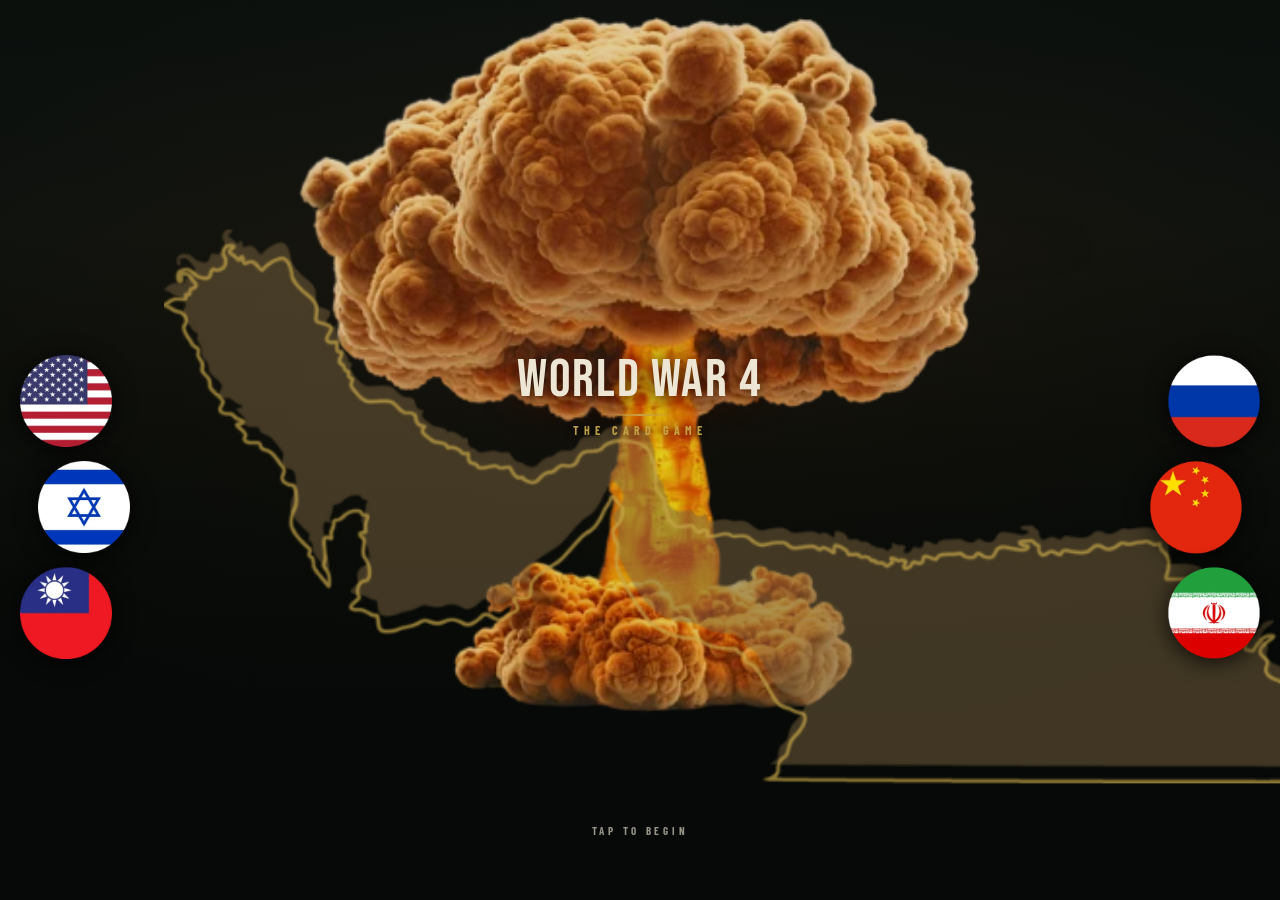
<file: index.html>
<!DOCTYPE html>
<html lang="en">
<head>
<meta charset="UTF-8">
<meta name="viewport" content="width=device-width, initial-scale=1.0, user-scalable=no, viewport-fit=cover">
<meta name="mobile-web-app-capable" content="yes">
<!-- iOS is the primary target: iPhone has no install prompt, so Add to Home
     Screen is the delivery path and these tags are what make it behave like an
     app — standalone chrome, a real icon, and a proper name under it.
     black-translucent lets the dark board run under the status bar; the rails
     carry env(safe-area-inset-*) padding so nothing hides beneath it. -->
<meta name="apple-mobile-web-app-capable" content="yes">
<meta name="apple-mobile-web-app-status-bar-style" content="black-translucent">
<meta name="apple-mobile-web-app-title" content="WW4">
<meta name="theme-color" content="#c0392b">
<link rel="manifest" href="manifest.json">
<link rel="apple-touch-icon" href="icon-180.png">
<link rel="icon" type="image/png" sizes="192x192" href="icon-192.png">
<title>WW4</title>
<link href="fonts.css" rel="stylesheet">
<style>
*{margin:0;padding:0;box-sizing:border-box;-webkit-tap-highlight-color:transparent;}

/* ── COUNTRY PALETTE ── */
:root{
  /* Card widths — scaled down by the narrow-viewport media queries below */
  --cw-xl:112px; --cw-lg:66px; --cw-md:52px; --cw-sm:44px; --cw-xs:27px;
  /* USA — navy + red */
  --usa-bg:#0a1628; --usa-mid:#1a2e50; --usa-acc:#c8102e; --usa-txt:#e8dfc8;
  /* CHINA — deep red + gold */
  --cn-bg:#1a0a08;  --cn-mid:#3a1210;  --cn-acc:#de2910; --cn-txt:#ffd700;
  /* RUSSIA — dark + tricolor */
  --ru-bg:#0d0d18;  --ru-mid:#1a1a30;  --ru-acc:#0039a6; --ru-txt:#e8e0d0;
  /* IRAN — dark green + red */
  --ir-bg:#0a1a0a;  --ir-mid:#163016;  --ir-acc:#239f40; --ir-txt:#da0000;
  /* ISRAEL — white/blue */
  --il-bg:#0a0e1a;  --il-mid:#101828;  --il-acc:#0038b8; --il-txt:#ffffff;
  /* TAIWAN — deep red + blue */
  --tw-bg:#1a0808;  --tw-mid:#2e1010;  --tw-acc:#fe0000; --tw-txt:#000095;

  --wood:#321808; --wood2:#5a3010; --wood3:#1e0e02;
  --gold:#c8a84b; --gdim:#7a5820;
  --red:#c0392b; --cream:#ede6d5;
  --alpha:#3d9be0; --bravo:#e03d3d;
  --muted:rgba(255,255,255,.28);
}

html,body{height:100%;overflow:hidden;}
body{font-family:'Barlow Condensed',sans-serif;color:var(--cream);
  background:#0a1208;height:100vh;height:100dvh;display:flex;flex-direction:column;}
.screen{display:none;flex-direction:column;flex:1;overflow:hidden;}
.screen.active{display:flex;}

/* ══════════ SETUP ══════════ */
/* The flat composite bitmap is gone — cloud and flags are now real elements in
   .s-bg, placed against the viewport. This just supplies the base tone and a
   vignette that sinks the corners so the artwork reads against the UI. */
#setup{align-items:center;justify-content:center;padding:24px 20px;gap:0;
  position:relative;overflow:hidden;
  background:
    radial-gradient(ellipse 120% 80% at 50% 34%, rgba(46,32,18,.55) 0%, transparent 62%),
    linear-gradient(180deg, #0d1310 0%, #0a0f0c 45%, #060907 100%);}

/* ── SPLASH ── shares #setup's backdrop treatment, art at full size ── */
#splash{--tap-space:clamp(64px,12vh,120px);
  align-items:center;justify-content:center;padding:24px 20px;
  position:relative;overflow:hidden;cursor:pointer;
  background:
    radial-gradient(ellipse 120% 80% at 50% 42%, rgba(46,32,18,.6) 0%, transparent 64%),
    linear-gradient(180deg, #0d1310 0%, #0a0f0c 50%, #060907 100%);}
/* .s-tap and .s-hero are excluded: both are absolutely positioned, and this rule
   outscores their own (two :not classes vs one), so it would silently reset them. */
#splash > *:not(.s-bg):not(.s-tap):not(.s-hero){position:relative;z-index:1;}
.s-tap{z-index:2;}
#splash .s-hero{z-index:1;}
/* No form competing for the screen, so the hero takes the whole splash: from the
   top down to just above the tap prompt. Everything inside — cloud, flags, title
   — centres on this box, so they share one midline by construction. */
/* Inset horizontally by the screen padding — at left:0/right:0 the flag columns
   sat flush to the viewport edge and their outer arcs were clipped. */
/* width:auto is load-bearing — the base .s-hero sets width:100%, and an absolute
   box with left + right + width is over-constrained, so the browser drops `right`
   and the east flag column lands past the viewport edge. */
#splash .s-hero{position:absolute;left:20px;right:20px;top:0;
  bottom:var(--tap-space);width:auto;min-height:0;margin:0;max-width:none;}
/* Height-driven, so the cloud spans that full band. It is near-square (352x359),
   so filling ~700px of height overflows 390px of width — #splash clips it, which
   crops the cap's outer edges evenly and reads as the cloud filling the screen. */
/* 88% rather than filling the band — less of the cap gets cropped, so the
   silhouette reads as a mushroom instead of a wall of smoke. */
#splash .s-cloud{top:46%;height:88%;width:auto;max-width:none;opacity:.88;}
#splash .s-flags img{width:clamp(50px, 16vw, 92px);}
/* Dropped below the hero's midline so the columns flank the stem rather than
   overlapping the cap — the cloud narrows there, leaving real open space. */
#splash .s-flags{top:64%;}
/* The strait now lives inside the hero, so it centres on the same midline as the
   cloud and the flag columns by construction, and paints over the cloud's waist
   (z-index 1) instead of being buried behind it. Wider than the viewport so the
   coast runs off both edges rather than floating. */
#splash .s-hormuz,#splash .s-hormuz-line{
  top:63%;left:60%;transform:translate(-50%,-50%);
  width:clamp(460px, 165vw, 1200px);max-width:none;z-index:1;}
#splash .s-hormuz{opacity:.50;}
#splash .s-hormuz-line{opacity:.72;}
/* Padding clears the flag columns; the type is sized so "WORLD WAR 4" stays on
   one line inside what's left — at 22vw/10.5vw the 4 wrapped to its own line. */
#splash .s-title{padding:0 clamp(60px, 19vw, 112px);}
#splash .s-title-main{font-size:clamp(26px,8.8vw,54px);white-space:nowrap;}

.s-tap{position:absolute;left:0;right:0;bottom:calc(clamp(28px,7vh,64px) + env(safe-area-inset-bottom));
  text-align:center;font-weight:700;font-size:11px;letter-spacing:.34em;
  text-transform:uppercase;color:rgba(237,230,213,.62);
  animation:tapPulse 2.1s ease-in-out infinite;}
@keyframes tapPulse{0%,100%{opacity:.34;}50%{opacity:.9;}}

/* Setup keeps the map for continuity but pulled right back — the form leads. */
.s-bg-quiet .s-hormuz{opacity:.20;}
.s-bg-quiet .s-hormuz-line{opacity:.26;}

/* Compact header on the setup screen: a hint of cloud behind a small wordmark. */
.s-mini{position:relative;display:flex;align-items:center;justify-content:center;
  width:100%;min-height:clamp(72px,15vh,120px);margin-bottom:14px;}
.s-mini-cloud{position:absolute;left:50%;top:52%;transform:translate(-50%,-50%);
  width:clamp(150px,44vw,230px);opacity:.34;filter:saturate(.85);pointer-events:none;}
.s-mini-stack{position:relative;display:flex;flex-direction:column;align-items:center;gap:2px;}
.s-mini-title{font-family:'Bebas Neue',sans-serif;line-height:1;
  font-size:clamp(24px,7.5vw,38px);letter-spacing:.05em;color:var(--cream);
  text-shadow:0 2px 16px rgba(0,0,0,.92),0 0 34px rgba(192,57,43,.4);}
.s-mini-sub{font-weight:700;font-size:clamp(8px,2.4vw,10px);letter-spacing:.36em;
  text-transform:uppercase;color:var(--gold);opacity:.9;
  text-shadow:0 1px 8px rgba(0,0,0,.95);}
.s-mini-flags{display:flex;gap:clamp(4px,1.6vw,8px);margin-top:5px;}
.s-mini-flags img{width:clamp(20px,6.5vw,30px);height:auto;display:block;
  filter:saturate(1.02) drop-shadow(0 2px 6px rgba(0,0,0,.7));}

/* ── Composited title backdrop ── */
.s-bg{position:absolute;inset:0;z-index:0;pointer-events:none;overflow:hidden;}
/* Strait of Hormuz as ground plane, sunk low and wide so the cloud reads as
   rising off it. Anchored to the hero's vertical centre, not the screen's. */
.s-hormuz,.s-hormuz-line{position:absolute;left:50%;top:42%;
  transform:translate(-50%,-50%);
  width:clamp(340px, 128vw, 900px);max-width:none;}
.s-hormuz{opacity:.42;}
.s-hormuz-line{opacity:.50;}
/* Scrim over the map only — the hero layers above it. */
.s-bg::after{content:'';position:absolute;inset:0;z-index:1;
  background:linear-gradient(180deg,
    rgba(6,9,7,.30) 0%, rgba(6,9,7,.10) 26%, rgba(6,9,7,.62) 54%,
    rgba(6,9,7,.90) 74%, rgba(6,9,7,.96) 100%);}
#setup > *:not(.s-bg){position:relative;z-index:1;}

/* ── Hero: cloud + flags + title, one centred stack ── */
.s-hero{position:relative;width:100%;max-width:420px;
  display:flex;align-items:center;justify-content:center;
  /* Height follows the cloud so the title always lands on its mass. */
  min-height:clamp(240px, min(74vw, 40vh), 400px);
  margin-bottom:22px;}

.s-cloud{position:absolute;left:50%;top:46%;transform:translate(-50%,-50%);
  width:clamp(260px, min(80vw, 44vh), 440px);
  opacity:.82;filter:saturate(.95) contrast(1.06);
  animation:cloudRise 14s ease-in-out infinite;z-index:0;}

/* Flag columns flank the wordmark — three a side, west vs east. */
.s-flags{position:absolute;top:50%;transform:translateY(-50%);
  display:flex;flex-direction:column;gap:clamp(6px,2.2vw,14px);z-index:2;}
/* The middle flag's margin widens the column, and flex's default cross-axis
   alignment left-aligns every child inside it — which left the east column's
   flags 12px shy of the edge while west sat flush. Anchor each to its own side. */
.s-flags.west{left:0;align-items:flex-start;}
.s-flags.east{right:0;align-items:flex-end;}
.s-flags img{width:clamp(48px, 16vw, 88px);height:auto;display:block;
  opacity:1;filter:saturate(1.02) drop-shadow(0 3px 11px rgba(0,0,0,.8));
  animation:flagDrift 18s ease-in-out infinite;}
.s-flags.west img:nth-child(2){margin-left:clamp(6px,3vw,18px);}
.s-flags.east img:nth-child(2){margin-right:clamp(6px,3vw,18px);}
.s-flags.east img:nth-child(1){animation-delay:-3s;}
.s-flags.west img:nth-child(2){animation-delay:-6s;}
.s-flags.east img:nth-child(2){animation-delay:-9s;}
.s-flags.west img:nth-child(3){animation-delay:-12s;}
.s-flags.east img:nth-child(3){animation-delay:-15s;}

@keyframes cloudRise{
  0%,100%{transform:translate(-50%,-50%) scale(1);}
  50%    {transform:translate(-50%,-53%) scale(1.035);}
}
@keyframes flagDrift{
  0%,100%{transform:translateY(0);}
  50%    {transform:translateY(-7px);}
}
@media (prefers-reduced-motion:reduce){
  .s-cloud,.s-flags img{animation:none;}
}

.s-logo-svg{
  width:min(300px, 80vw);
  height:auto;
  margin-bottom:12px;
  border-radius:12px;
  animation:svgglow 3s ease-in-out infinite;
  filter:drop-shadow(0 4px 24px rgba(192,57,43,.5));
}
@keyframes svgglow{
  0%,100%{filter:drop-shadow(0 4px 18px rgba(192,57,43,.35));}
  50%{filter:drop-shadow(0 4px 32px rgba(192,57,43,.65)) drop-shadow(0 0 60px rgba(192,57,43,.25));}
}

/* Country preview row */
.s-nations{display:flex;gap:6px;margin-bottom:20px;flex-wrap:wrap;justify-content:center;}
.s-nation-chip{padding:4px 10px;border-radius:3px;font-family:'Bebas Neue',sans-serif;
  font-size:16px;letter-spacing:.1em;}
.chip-usa{background:var(--usa-mid);color:var(--usa-acc);border:1px solid var(--usa-acc);}
.chip-cn {background:var(--cn-mid); color:var(--cn-txt); border:1px solid var(--cn-acc);}
.chip-ru {background:var(--ru-mid); color:var(--ru-acc); border:1px solid var(--ru-acc);}
.chip-ir {background:var(--ir-mid); color:var(--ir-acc); border:1px solid var(--ir-acc);}
.chip-il {background:var(--il-mid); color:var(--il-acc); border:1px solid var(--il-acc);}
.chip-tw {background:var(--tw-mid); color:var(--tw-acc); border:1px solid var(--tw-acc);}

/* Title as live text. The background photo has "WORLD WAR 4 / THE CARD GAME"
   baked into the bitmap, and background-size:cover crops a landscape image on a
   portrait phone — so the baked title was sliced off both edges with no CSS fix
   available. The gradient above now buries it and this renders crisp at any width. */
/* Sits inside .s-hero, so it is centred on the cloud by construction. The side
   padding reserves the flag columns' width — without it the wordmark's last
   glyph runs under the east column. */
.s-title{position:relative;z-index:3;width:100%;text-align:center;
  padding:0 clamp(58px, 19.5vw, 104px);}
.s-title-main{font-family:'Bebas Neue',sans-serif;
  font-size:clamp(27px,9.4vw,50px);line-height:.92;letter-spacing:.03em;
  color:var(--cream);text-shadow:0 2px 18px rgba(0,0,0,.9),0 0 42px rgba(192,57,43,.45);}
.s-title-rule{height:2px;width:64px;margin:9px auto 7px;
  background:linear-gradient(90deg,transparent,var(--gold),transparent);}
/* --gdim (#7a5820) is too dark to read against the darkened board; --gold carries. */
.s-title-sub{font-weight:700;font-size:clamp(10px,3vw,12px);letter-spacing:.42em;
  text-transform:uppercase;color:var(--gold);opacity:.92;
  text-shadow:0 1px 10px rgba(0,0,0,.95);}

/* Opaque enough to sit on the artwork without the map showing through the field. */
.s-box{width:100%;max-width:330px;background:rgba(4,7,6,.72);
  border:1px solid rgba(255,255,255,.14);border-top:2px solid var(--gold);
  padding:11px 12px;margin-bottom:8px;backdrop-filter:blur(3px);-webkit-backdrop-filter:blur(3px);}
/* --muted is rgba(255,255,255,.28) — far too faint for a field label over the
   artwork. These need to read at a glance, so they get near-full cream. */
.s-lbl{font-weight:700;font-size:9.5px;letter-spacing:.26em;color:rgba(237,230,213,.82);
  text-transform:uppercase;margin-bottom:6px;}
.s-input{width:100%;background:rgba(0,0,0,.5);border:1px solid rgba(255,255,255,.2);
  color:var(--cream);font-family:'Barlow Condensed',sans-serif;font-size:15px;font-weight:600;
  padding:8px 11px;outline:none;transition:border-color .2s;border-radius:0;-webkit-appearance:none;}
.s-input:focus{border-color:var(--gold);}
.s-input::placeholder{color:rgba(255,255,255,.38);}
.s-modes{display:grid;grid-template-columns:repeat(3,1fr);gap:6px;width:100%;max-width:330px;margin-bottom:8px;}
.s-mode{background:rgba(0,0,0,.28);border:1px solid rgba(255,255,255,.1);
  color:rgba(255,255,255,.38);font-family:'Bebas Neue',sans-serif;font-size:16px;
  letter-spacing:.1em;padding:9px 8px;cursor:pointer;text-align:center;transition:all .18s;}
.s-mode.on{border-color:var(--gold);color:var(--cream);background:rgba(200,168,75,.08);}
.s-mode-sub{font-family:'Barlow Condensed',sans-serif;font-weight:400;font-size:8px;
  letter-spacing:.05em;color:rgba(255,255,255,.3);margin-top:2px;}
.s-mode.on .s-mode-sub{color:var(--gdim);}
/* Was a flat red parallelogram (skewed clip-path) — reads cheap next to the rest
   of the board. Square, banded, with a gold hairline to match the panel edge. */
.s-deploy{width:100%;max-width:330px;color:var(--cream);cursor:pointer;
  font-family:'Bebas Neue',sans-serif;font-size:20px;letter-spacing:.24em;
  padding:10px 14px;position:relative;
  background:linear-gradient(180deg,#a83224 0%,#8f2419 55%,#731a11 100%);
  border:1px solid rgba(200,168,75,.55);
  border-top-color:rgba(214,186,110,.85);
  box-shadow:inset 0 1px 0 rgba(255,255,255,.16),
             inset 0 -2px 0 rgba(0,0,0,.32),
             0 4px 18px rgba(0,0,0,.5);
  transition:filter .14s, transform .14s;}
.s-deploy:hover{filter:brightness(1.1);}
.s-deploy:active{filter:brightness(.92);transform:translateY(1px);}
/* Secondary to DEPLOY: outlined rather than filled, so the singleplayer path
   still reads as primary while multiplayer stops being invisible. */
.s-multi{width:100%;max-width:330px;margin-top:8px;padding:9px 14px;
  display:flex;flex-direction:column;align-items:center;gap:2px;
  text-decoration:none;cursor:pointer;
  background:rgba(0,0,0,.28);border:1px solid rgba(200,168,75,.42);
  transition:background .15s,border-color .15s;}
.s-multi:hover{background:rgba(200,168,75,.10);border-color:rgba(200,168,75,.7);}
.s-multi:active{transform:translateY(1px);}
.s-multi-main{font-family:'Bebas Neue',sans-serif;font-size:17px;
  letter-spacing:.16em;color:var(--cream);line-height:1;}
.s-multi-sub{font-family:'Barlow Condensed',sans-serif;font-weight:400;font-size:9px;
  letter-spacing:.1em;text-transform:uppercase;color:rgba(255,255,255,.4);}

/* Tertiary to DEPLOY and multiplayer: a quiet text link, but always present. */
.s-rules{margin-top:11px;font-family:'Barlow Condensed',sans-serif;font-weight:700;
  font-size:11px;letter-spacing:.16em;text-transform:uppercase;
  color:rgba(200,168,75,.72);text-decoration:none;padding:6px 4px;
  transition:color .15s;}
.s-rules:hover{color:var(--gold);}


/* ══════════ GAME ══════════ */
#game{position:relative;overflow:hidden;}

.rail{background:linear-gradient(180deg,var(--wood2) 0%,var(--wood) 55%,var(--wood3) 100%);
  border-bottom:3px solid rgba(0,0,0,.7);padding:7px 14px;
  padding-top:calc(7px + env(safe-area-inset-top));
  display:flex;align-items:center;justify-content:center;
  flex-shrink:0;box-shadow:0 3px 16px rgba(0,0,0,.6);position:relative;z-index:5;}
.rail::before{content:'';position:absolute;inset:0 0 3px 0;
  background:linear-gradient(180deg,rgba(255,255,255,.07) 0%,transparent 100%);pointer-events:none;}
.rail-mid{display:flex;flex-direction:column;align-items:center;}
/* Matches the card back's lockup: full wordmark over the six-flag row, rather
   than the bare "WW4" it used to show. */
.rail-logo{font-family:'Bebas Neue',sans-serif;font-size:clamp(19px,6vw,26px);
  letter-spacing:.1em;line-height:1;color:var(--cream);text-shadow:2px 2px 0 var(--red);}
.rail-flags{display:flex;gap:clamp(3px,1.2vw,6px);margin:3px 0 2px;}
.rail-flags img{width:clamp(13px,4vw,18px);height:auto;display:block;
  opacity:.92;filter:saturate(1.02) drop-shadow(0 1px 2px rgba(0,0,0,.6));}
.rail-rnd{font-weight:700;font-size:9px;letter-spacing:.22em;color:var(--muted);text-transform:uppercase;}
/* Absolute so the wordmark stays optically centred in the rail. 40px keeps the
   tap target at the Android minimum without crowding the lockup. */
.rail-btn{position:absolute;right:10px;top:50%;transform:translateY(-50%);
  width:40px;height:40px;display:flex;align-items:center;justify-content:center;
  background:rgba(0,0,0,.28);border:1px solid rgba(200,168,75,.3);
  font-size:17px;line-height:1;cursor:pointer;color:var(--cream);
  border-radius:3px;transition:background .15s,border-color .15s;z-index:2;}
.rail-btn:hover{background:rgba(200,168,75,.14);border-color:rgba(200,168,75,.6);}
.rail-btn:active{transform:translateY(-50%) scale(.94);}
/* Quit mirrors the sound toggle on the opposite side of the rail. A game can
   run a hundred rounds; before this the only way out was closing the tab —
   which in multiplayer left the room orphaned with the other player waiting. */
.rail-btn.left{left:10px;right:auto;}
.rail-btn.arm{background:rgba(192,57,43,.85);border-color:#e8836f;color:#fff;
  width:auto;padding:0 11px;font-family:'Bebas Neue',sans-serif;font-size:14px;
  letter-spacing:.12em;}

/* ══════ TEAM BARS (top = opponent, bottom = you) ══════ */
.team-bar{position:relative;width:100%;flex-shrink:0;display:flex;align-items:center;justify-content:space-between;
  background:rgba(0,0,0,.4);border:1px solid rgba(200,168,75,.25);border-radius:8px;
  padding:7px 14px;box-sizing:border-box;}
.team-bar.top{border-color:rgba(200,16,46,.3);}
.team-bar.bottom{border-color:rgba(200,168,75,.35);}
.tb-name{font-weight:700;font-size:13px;letter-spacing:.14em;text-transform:uppercase;
  color:rgba(255,255,255,.7);}
.team-bar.top .tb-name{color:var(--bravo);}
.team-bar.bottom .tb-name{color:var(--gold);}
/* Scores carry the team colour, not just the names. Both were cream, so the two
   numbers looked interchangeable and you could not tell at a glance which side
   was which — the one thing you check most often during a round. */
.tb-score{font-family:'Bebas Neue',sans-serif;font-size:28px;line-height:1;}
.team-bar.top .tb-score{color:var(--bravo);}
.team-bar.bottom .tb-score{color:var(--gold);}
/* Tint the bar itself too, so the block reads as "theirs" or "ours" at a glance. */
.team-bar.top{border-left:3px solid var(--bravo);background:linear-gradient(90deg,rgba(224,61,61,.16),rgba(0,0,0,.28) 60%);}
.team-bar.bottom{border-left:3px solid var(--gold);background:linear-gradient(90deg,rgba(200,168,75,.16),rgba(0,0,0,.28) 60%);}
.tb-score.pop{animation:scorePop .5s cubic-bezier(.2,1.4,.4,1);}

/* ══════ BATTLE ROW (cards side by side, horizontally) ══════ */
.battle-row{display:flex;flex-direction:row;align-items:center;justify-content:center;
  gap:6px;width:100%;}

.action-rail{background:linear-gradient(0deg,var(--wood2) 0%,var(--wood) 55%,var(--wood3) 100%);
  border-top:3px solid rgba(0,0,0,.7);padding:10px 14px 14px;
  padding-bottom:calc(14px + env(safe-area-inset-bottom));
  display:flex;flex-direction:column;gap:5px;flex-shrink:0;
  box-shadow:0 -3px 16px rgba(0,0,0,.5);position:relative;z-index:5;}
.action-rail::before{content:'';position:absolute;inset:3px 0 0 0;
  background:linear-gradient(0deg,rgba(255,255,255,.04) 0%,transparent 100%);pointer-events:none;}
.flip-btn{width:100%;background:var(--red);color:var(--cream);border:none;
  font-family:'Bebas Neue',sans-serif;font-size:22px;letter-spacing:.2em;padding:15px;
  cursor:pointer;clip-path:polygon(8px 0%,100% 0%,calc(100% - 8px) 100%,0% 100%);
  transition:all .14s;position:relative;z-index:1;}
.flip-btn:active{opacity:.8;transform:scale(.98);}
/* .22 on a .08 fill left "ROUND OVER" and "WAITING..." all but unreadable on a
   phone — legibly disabled, not invisible. */
.flip-btn:disabled{background:rgba(255,255,255,.06);color:rgba(237,230,213,.62);
  clip-path:none;cursor:not-allowed;border:1px solid rgba(237,230,213,.16);
  letter-spacing:.2em;}
.flip-btn.war{background:linear-gradient(90deg,#7a0000,#c0392b,#7a0000);
  background-size:200%;animation:warscroll 1.1s linear infinite;}
@keyframes warscroll{0%{background-position:0%}100%{background-position:200%}}
.status{font-weight:700;font-size:10px;letter-spacing:.18em;text-transform:uppercase;
  color:var(--muted);text-align:center;position:relative;z-index:1;}
.status.hot{color:#ff7755;}

/* Ante strip */
.ante-strip{background:rgba(100,0,0,.28);border-bottom:1px solid rgba(192,57,43,.3);
  padding:5px 12px;display:none;flex-shrink:0;position:relative;z-index:4;}
.ante-strip.on{display:block;}
.ante-lbl{font-weight:700;font-size:9px;letter-spacing:.25em;color:var(--red);
  text-transform:uppercase;margin-bottom:4px;}
/* Laid out across, not down. One stacked row per player put six rows on screen
   in 3v3 — a 227px strip on an 844px phone, which squeezed the board's cards to
   89px. Side by side with the ante cards fanned, the same information costs
   roughly a quarter of that. */
.ante-rows{display:flex;flex-direction:row;flex-wrap:wrap;
  justify-content:center;align-items:flex-start;gap:4px 7px;}
.ante-row{display:flex;flex-direction:column;align-items:center;gap:2px;min-width:0;}
.ante-pname{font-weight:700;font-size:8.5px;letter-spacing:.08em;text-transform:uppercase;
  width:auto;max-width:56px;overflow:hidden;text-overflow:ellipsis;white-space:nowrap;flex-shrink:0;}
/* Fanned: each card sits partly over the one before. Ante cards are all
   identical face-down backs, so heavy overlap costs no information — it only
   needs to read as "four are down". --ante-fan tightens as players are added
   (set in renderAnte) so six players still fit on one line in 3v3. */
.ante-cards-row{display:flex;gap:0;}
.ante-cards-row .card + .card{margin-left:calc(var(--cw-xs) * var(--ante-fan, -0.45));}

/* ══════════ TABLE WRAP ══════════ */
.table-wrap{flex:1;position:relative;overflow:hidden;display:flex;}

/* FELT — stylized Strait of Hormuz battlefield */
/* Felt. The Strait was a 4KB base64 SVG baked into this rule; it now uses the
   same hormuz art as the splash, so board and title screen share one map.
   Water is CSS, land is the art, painted by .t-map below. */
.table{flex:1;position:relative;overflow:hidden;display:flex;flex-direction:column;
  background:
    linear-gradient(0deg, rgba(8,12,10,.4) 0%, transparent 22%, transparent 78%, rgba(8,12,10,.4) 100%),
    linear-gradient(180deg, #0d3a4a 0%, #124a5c 45%, #0a2f3d 100%);}
/* Land mass + coastline, sunk into the water and pushed off-centre so the strait
   itself runs through the middle of the board where the cards land. */
.t-map,.t-map-line{position:absolute;left:52%;top:50%;transform:translate(-50%,-50%);
  width:min(150%, 900px);max-width:none;pointer-events:none;z-index:0;}
.t-map{opacity:.5;}
.t-map-line{opacity:.5;}
.t-grain{position:absolute;inset:0;pointer-events:none;z-index:1;
  background-image:repeating-linear-gradient(0deg,transparent,transparent 2px,rgba(0,0,0,.016) 2px,rgba(0,0,0,.016) 3px),
    repeating-linear-gradient(90deg,transparent,transparent 2px,rgba(0,0,0,.016) 2px,rgba(0,0,0,.016) 3px);}
.t-oval{position:absolute;inset:12px 8px;border:2px solid rgba(255,255,255,.05);
  border-radius:50%;pointer-events:none;z-index:1;}
.t-vig{position:absolute;inset:0;pointer-events:none;z-index:1;
  background:radial-gradient(ellipse at 50% 50%,rgba(0,0,0,.12) 0%,transparent 65%);}

.table-inner{position:relative;z-index:2;flex:1;display:flex;flex-direction:column;
  justify-content:center;padding:8px 10px;gap:8px;}

/* Opponent column — left side of battle row */
.zone-opp{
  display:flex;flex-direction:column;justify-content:center;align-items:center;
  gap:10px;flex:1;
}
/* Center zone — narrow column between the two card columns */
.zone-center{display:flex;flex-direction:column;align-items:center;justify-content:center;gap:4px;flex:0 0 auto;}
/* Player column — right side of battle row */
.zone-player{
  display:flex;flex-direction:column;justify-content:center;align-items:center;
  gap:10px;flex:1;
}

/* Player spot — name on top for opp, bottom for player */
.pspot{display:flex;flex-direction:column;align-items:center;gap:3px;}
.pspot-info{display:flex;flex-direction:column;align-items:center;gap:2px;}
/* Label type scales with the card. At a fixed 15px the names crowded each other
   once three sat side by side, and read oversized against a 79px card. */
.pspot-name{font-weight:700;font-size:clamp(9px,calc(var(--cw-xl) * .115),15px);
  letter-spacing:.1em;text-transform:uppercase;color:rgba(255,255,255,.72);
  white-space:nowrap;}
.pspot-name.me{color:var(--gold);}
/* Opponent names carry their team colour too. */
.zone-opp .pspot-name{color:rgba(224,61,61,.85);}
.zone-player .pspot-name{color:rgba(200,168,75,.9);}
.pspot-ct{font-family:'Bebas Neue',sans-serif;font-size:clamp(10px,calc(var(--cw-xl) * .12),16px);
  color:rgba(255,255,255,.38);line-height:1;white-space:nowrap;}

.ctr-logo{font-family:'Bebas Neue',sans-serif;font-size:clamp(18px,5vw,30px);
  letter-spacing:.25em;color:rgba(255,255,255,.09);pointer-events:none;user-select:none;line-height:1;}
.ctr-sub{font-weight:700;font-size:8px;letter-spacing:.3em;text-transform:uppercase;
  color:rgba(255,255,255,.09);pointer-events:none;user-select:none;}
.flip-slots{display:flex;gap:8px;align-items:center;justify-content:center;}
.slot-empty{width:var(--cw-lg);height:calc(var(--cw-lg)*1.401);border-radius:6px;border:2px dashed rgba(255,255,255,.1);
  display:flex;align-items:center;justify-content:center;}
.slot-lbl{font-weight:700;font-size:8px;letter-spacing:.18em;text-transform:uppercase;color:rgba(255,255,255,.12);}
.pot-pill{background:rgba(0,0,0,.38);border:1px solid rgba(200,168,75,.32);border-radius:20px;
  padding:3px 12px;font-weight:700;font-size:9px;letter-spacing:.2em;text-transform:uppercase;
  color:var(--gold);opacity:0;transition:opacity .28s;}
.pot-pill.show{opacity:1;}

/* ══════════ INLINE TABLE RESULT ══════════ */
/* Sits inside zone-center between the two player zones — no covering */
.table-result{
  display:none;
  flex-direction:column;align-items:center;
  gap:1px;
  /* Above .card.ring-win (z-index:5) — the winner's scale-up transform reserves no
     layout space, so it bleeds over neighbours and was covering the outcome text. */
  position:relative;z-index:20;
  background:rgba(8,6,2,.7);
  border:1px solid rgba(255,255,255,.1);
  border-radius:8px;
  padding:5px 18px 7px;
  backdrop-filter:blur(8px);
  -webkit-backdrop-filter:blur(8px);
  animation:trIn .22s ease;
}
.table-result.show{display:flex;}
@keyframes trIn{from{opacity:0;transform:scale(.85);}to{opacity:1;transform:scale(1);}}

.tr-outcome{
  font-family:'Bebas Neue',sans-serif;
  font-size:clamp(18px,5vw,24px);
  letter-spacing:.14em;line-height:1;text-align:center;
}
.tr-outcome.win {color:var(--gold);text-shadow:0 0 12px rgba(200,168,75,.6);}
.tr-outcome.lose{color:var(--red); text-shadow:0 0 12px rgba(192,57,43,.55);}
.tr-outcome.war {color:#ff7755;   text-shadow:0 0 12px rgba(255,120,80,.55);}
.tr-outcome.tie {color:#e0c040;   text-shadow:0 0 10px rgba(224,192,64,.5);}

.tr-team{
  font-family:'Bebas Neue',sans-serif;
  font-size:clamp(10px,2.6vw,13px);
  letter-spacing:.2em;line-height:1;text-align:center;
  margin-bottom:1px;
}
.tr-team.a{color:var(--alpha);}
.tr-team.b{color:var(--bravo);}
.tr-team.none{display:none;}

.tr-sub{font-weight:700;font-size:7px;letter-spacing:.1em;text-transform:uppercase;
  color:rgba(255,255,255,.28);text-align:center;line-height:1.3;}

.tr-btn{
  background:var(--red);color:var(--cream);border:none;
  font-family:'Bebas Neue',sans-serif;font-size:12px;letter-spacing:.16em;
  padding:6px 18px;cursor:pointer;margin-top:3px;
  clip-path:polygon(4px 0%,100% 0%,calc(100% - 4px) 100%,0% 100%);
  transition:all .13s;
}
.tr-btn:active{opacity:.8;}

/* Hide normal center content when result is showing */
/* Flip tally — the beat between cards landing and the round resolving. Without
   it the flip read as instant: cards appeared and the result panel was already
   up, so you never saw the numbers you were being judged on. */
/* Stacked, not side by side: the board is vertical — opponent above, you below —
   so a horizontal "31 vs 27" gave no clue which number was whose. Now the top
   number is the top team's and the bottom is yours, matching what you're
   looking at. DOM order is b-then-a for the same reason. */
.ctr-tally{display:none;flex-direction:column;align-items:center;justify-content:center;gap:1px;
  font-family:'Bebas Neue',sans-serif;line-height:1;
  animation:tallyIn .22s cubic-bezier(.2,1.3,.3,1);}
.ctr-tally.on{display:flex;}
.tally-v{font-size:clamp(22px,6.5vw,34px);}
.tally-v.a{color:var(--gold);}
.tally-v.b{color:var(--bravo);}
.tally-v.lead{text-shadow:0 0 18px currentColor;}
.tally-x{font-family:'Barlow Condensed',sans-serif;font-weight:700;
  font-size:11px;letter-spacing:.2em;text-transform:uppercase;
  color:rgba(255,255,255,.35);}
@keyframes tallyIn{from{opacity:0;transform:scale(.8);}to{opacity:1;transform:scale(1);}}
.zone-center.result-active #ctr-tally,
.zone-center.result-active #ctr-logo,
.zone-center.result-active #ctr-sub,
.zone-center.result-active #pot-pill{display:none !important;}

/* ══════════ CARDS ══════════ */
.card{border-radius:5px;overflow:hidden;flex-shrink:0;
  box-shadow:0 3px 12px rgba(0,0,0,.65);position:relative;}
/* Card widths are variables so narrow viewports can scale the whole set down
   in one place. Height is derived — every size shares a ~1.401 aspect ratio. */
.xl{width:var(--cw-xl);height:calc(var(--cw-xl)*1.401);border-radius:8px;}
.lg{width:var(--cw-lg);height:calc(var(--cw-lg)*1.401);}
.md{width:var(--cw-md);height:calc(var(--cw-md)*1.401);border-radius:4px;}
.sm{width:var(--cw-sm);height:calc(var(--cw-sm)*1.401);border-radius:3px;}
.xs{width:var(--cw-xs);height:calc(var(--cw-xs)*1.401);border-radius:2px;}
/* xl card font overrides */
.xl .cf-rank{font-size:54px;}
.xl .cf-word{font-size:16px;}
.xl .cf-nation{font-size:12px;}
.xl .cff{font-size:14px;}
.xl .cb-exp{font-size:22px;}
.xl .cb-ww4{font-size:10px;}
.xl .cf-jcloud{font-size:26px;}

/* ── CARD BACK ── */
.card.back{background-size:cover;background-position:center;
  border:2px solid rgba(230,220,200,.35);}

/* ── CARD FACE — country-color design ── */
.card.face{
  display:flex;flex-direction:column;
  position:relative;overflow:hidden;
  border:none;
}
/* Country base bg + gradient */
.card.face.usa{background:linear-gradient(160deg,#0a1628 0%,#1a2e50 55%,#0f1e38 100%);border:2px solid #c8102e;}
.card.face.cn {background:linear-gradient(160deg,#1a0a08 0%,#3a1210 55%,#220e0a 100%);border:2px solid #de2910;}
.card.face.ru {background:linear-gradient(160deg,#0d0d18 0%,#1a1a30 55%,#100f20 100%);border:2px solid #0039a6;}
.card.face.ir {background:linear-gradient(160deg,#0a1a0a 0%,#163016 55%,#0c1e0c 100%);border:2px solid #239f40;}
.card.face.il {background:linear-gradient(160deg,#0a0e1a 0%,#101828 55%,#0c1220 100%);border:2px solid #0038b8;}
.card.face.tw {background:linear-gradient(160deg,#1a0808 0%,#2e1010 55%,#1e0c0c 100%);border:2px solid #fe0000;}

/* Subtle diagonal stripe texture per country */
.card.face.usa::before{content:'';position:absolute;inset:0;
  background:repeating-linear-gradient(35deg,transparent,transparent 8px,rgba(200,16,46,.06) 8px,rgba(200,16,46,.06) 9px);}
.card.face.cn::before{content:'';position:absolute;inset:0;
  background:repeating-linear-gradient(35deg,transparent,transparent 8px,rgba(255,215,0,.06) 8px,rgba(255,215,0,.06) 9px);}
.card.face.ru::before{content:'';position:absolute;inset:0;
  background:repeating-linear-gradient(35deg,transparent,transparent 8px,rgba(0,57,166,.08) 8px,rgba(0,57,166,.08) 9px);}
.card.face.ir::before{content:'';position:absolute;inset:0;
  background:repeating-linear-gradient(35deg,transparent,transparent 8px,rgba(35,159,64,.08) 8px,rgba(35,159,64,.08) 9px);}
.card.face.il::before{content:'';position:absolute;inset:0;
  background:repeating-linear-gradient(35deg,transparent,transparent 8px,rgba(0,56,184,.08) 8px,rgba(0,56,184,.08) 9px);}
.card.face.tw::before{content:'';position:absolute;inset:0;
  background:repeating-linear-gradient(35deg,transparent,transparent 8px,rgba(254,0,0,.08) 8px,rgba(254,0,0,.08) 9px);}

/* Card inner layout */
.cf-inner{position:relative;z-index:1;width:100%;height:100%;
  display:flex;flex-direction:column;align-items:center;justify-content:space-between;
  padding:4px 3px 3px;}

/* Country code top-left corner label */
.cf-nation{
  font-family:'Bebas Neue',sans-serif;
  font-size:10px;letter-spacing:.12em;
  width:100%;text-align:left;line-height:1;
  padding-left:1px;
}
.usa .cf-nation{color:#c8102e;}
.cn  .cf-nation{color:#ffd700;}
.ru  .cf-nation{color:#d4af37;}
.ir  .cf-nation{color:#239f40;}
.il  .cf-nation{color:#4a7cdc;}
.tw  .cf-nation{color:#fe6060;}

/* Big rank number center */
.cf-rank{
  font-family:'Bebas Neue',sans-serif;
  line-height:1;text-align:center;
  flex:1;display:flex;align-items:center;justify-content:center;
}
.lg .cf-rank{font-size:46px;}
.md .cf-rank{font-size:36px;}
.sm .cf-rank{font-size:28px;}
.xs .cf-rank{font-size:18px;}

/* Rank colors per country */
.usa .cf-rank{color:#e8dfc8;text-shadow:0 0 12px rgba(200,16,46,.4);}
.cn  .cf-rank{color:#ffd700;text-shadow:0 0 12px rgba(222,41,16,.5);}
.ru  .cf-rank{color:#c8d4e8;text-shadow:0 0 12px rgba(0,57,166,.5);}
.ir  .cf-rank{color:#a8e8a8;text-shadow:0 0 12px rgba(35,159,64,.4);}
.il  .cf-rank{color:#d0dcff;text-shadow:0 0 12px rgba(0,56,184,.4);}
.tw  .cf-rank{color:#ffcccc;text-shadow:0 0 12px rgba(254,0,0,.4);}

/* Word / rank name bottom */
.cf-word{
  font-family:'Bebas Neue',sans-serif;letter-spacing:.06em;
  width:100%;text-align:center;line-height:1;
}
.lg .cf-word{font-size:11px;}
.md .cf-word{font-size:9px;}
.sm .cf-word{font-size:7px;}
.xs .cf-word{display:none;}
.xs .cf-nation{font-size:7px;}

.usa .cf-word{color:rgba(200,16,46,.75);}
.cn  .cf-word{color:rgba(255,215,0,.75);}
.ru  .cf-word{color:rgba(100,140,220,.75);}
.ir  .cf-word{color:rgba(35,159,64,.75);}
.il  .cf-word{color:rgba(74,124,220,.75);}
.tw  .cf-word{color:rgba(254,96,96,.75);}

/* Accent line under rank */
.cf-line{width:70%;height:1.5px;border-radius:1px;margin:1px auto;}
.usa .cf-line{background:rgba(200,16,46,.4);}
.cn  .cf-line{background:rgba(255,215,0,.4);}
.ru  .cf-line{background:rgba(0,57,166,.5);}
.ir  .cf-line{background:rgba(35,159,64,.4);}
.il  .cf-line{background:rgba(0,56,184,.4);}
.tw  .cf-line{background:rgba(254,0,0,.4);}

/* Small sizes hide extra elements */
.sm .cf-line{display:none;}
.xs .cf-line{display:none;}
.xs .cf-word{display:none;}

/* JOKER */
.card.face.joker{background:linear-gradient(145deg,#18080a,#2a1018);border:2px solid #8b0000;}
.joker .cf-rank{color:#ff6644;font-size:18px;flex-direction:column;gap:2px;}
.sm .joker .cf-rank{font-size:13px;}
.xs .joker .cf-rank{font-size:9px;}
.joker .cf-nation{color:#ff6644;font-size:10px;}
.joker .cf-word{color:rgba(255,102,68,.6);font-size:9px;}

/* ── CARD FACE — real artwork ── */
.card.face.art{background-size:cover;background-position:center top;border:2px solid rgba(230,220,200,.35);}
.card.face.art::before{content:none;}
.card.face.art .cf-inner{display:none;}
.cf-corner{position:absolute;top:2px;left:3px;z-index:2;
  font-family:'Bebas Neue',sans-serif;letter-spacing:.03em;
  background:rgba(10,10,10,.6);color:#f2ead8;padding:0 4px;border-radius:3px;line-height:1.3;}
.xl .cf-corner{font-size:19px;padding:1px 6px;}
.lg .cf-corner{font-size:12px;}
.md .cf-corner{font-size:10px;}
.sm .cf-corner{font-size:8px;padding:0 3px;}
.xs .cf-corner{font-size:6px;padding:0 2px;top:1px;left:1px;}
.lg .joker .cf-word{font-size:10px;}

/* Ante */
.card.ante{background:rgba(100,0,0,.28);border:2px dashed rgba(192,57,43,.38);
  display:flex;align-items:center;justify-content:center;
  font-size:13px;color:rgba(192,57,43,.45);}
.xs.ante{font-size:8px;}
/* Empty */
.card.empty{background:transparent;border:2px dashed rgba(255,255,255,.07);box-shadow:none;}

/* ══════════ WW4 EXPLOSION ══════════ */
.ww4-blast{
  position:absolute;inset:0;
  display:flex;flex-direction:column;align-items:center;justify-content:center;
  pointer-events:none;z-index:50;
  opacity:0;
  /* Sinks the board behind the blast. Without it the wordmark landed straight
     across a card face and neither one could be read. Fades in and out with
     the overlay, so the cards are only dimmed for the ~1s the blast lasts. */
  background:rgba(5,8,6,.66);
  -webkit-backdrop-filter:blur(2px);backdrop-filter:blur(2px);
}
.ww4-blast.boom{animation:blastIn .12s ease forwards;}
.ww4-blast.fade{animation:blastOut .6s ease forwards;}

@keyframes blastIn{
  0%{opacity:0;}
  100%{opacity:1;}
}
@keyframes blastOut{
  0%{opacity:1;}
  100%{opacity:0;}
}

/* Expanding rings */
.blast-ring{
  position:absolute;
  border-radius:50%;
  border:3px solid rgba(255,120,40,.7);
  top:50%;left:50%;
  transform:translate(-50%,-50%) scale(0);
  opacity:0;
}
.ww4-blast.boom .blast-ring{animation:ringOut 1.1s ease-out forwards;}
.r1{width:80px;height:80px;animation-delay:.0s!important;border-color:rgba(255,200,40,.9);}
.r2{width:160px;height:160px;animation-delay:.08s!important;border-color:rgba(255,100,30,.7);}
.r3{width:260px;height:260px;animation-delay:.16s!important;border-color:rgba(192,57,43,.5);}

@keyframes ringOut{
  0%{transform:translate(-50%,-50%) scale(0);opacity:1;}
  100%{transform:translate(-50%,-50%) scale(1);opacity:0;}
}

/* Flash overlay */
.ww4-blast.boom::before{
  content:'';position:absolute;inset:0;
  background:radial-gradient(ellipse at 50% 50%,rgba(255,180,40,.55) 0%,rgba(192,57,43,.35) 40%,transparent 70%);
  animation:flashOut .5s ease forwards;
}
@keyframes flashOut{0%{opacity:1;}100%{opacity:0;}}

/* The game's own mushroom cloud, not a generic emoji — same art as the splash,
   so the biggest moment on the board is branded rather than borrowed. */
.blast-center{
  width:clamp(130px,44vw,240px);height:auto;display:block;
  position:relative;z-index:2;
  transform:scale(1);
  filter:drop-shadow(0 0 26px rgba(255,150,0,.75)) drop-shadow(0 6px 18px rgba(0,0,0,.6));
}
/* Gated on .boom like the rings are. Declared on the element itself it ran once
   when the board first rendered and never again, which left the cloud frozen at
   the opening keyframe for every actual explosion. */
.ww4-blast.boom .blast-center{animation:boomPop .45s cubic-bezier(.2,1.6,.4,1) forwards;}
/* Rises as it swells, the way the cloud does — no rotation, which read as a
   wobbling sticker once this became real artwork rather than a glyph. */
@keyframes boomPop{
  0%{transform:scale(.2) translateY(18px);opacity:0;}
  60%{transform:scale(1.12) translateY(-6px);opacity:1;}
  100%{transform:scale(1) translateY(0);opacity:1;}
}

/* WW4 text slam */
.blast-text{
  font-family:'Bebas Neue',sans-serif;
  font-size:clamp(32px,10vw,52px);
  letter-spacing:.22em;
  color:#ff7755;
  text-shadow:0 0 30px rgba(255,100,40,.8),3px 3px 0 rgba(0,0,0,.6);
  position:relative;z-index:2;
  margin-top:8px;
  transform:scale(1);
}
/* Same gating as the cloud. No start delay: with the animation gated, a delay
   would leave the wordmark sitting at full size for 200ms before slamming,
   which reads as a stutter rather than an entrance. */
.ww4-blast.boom .blast-text{animation:textSlam .38s cubic-bezier(.15,1.4,.4,1) forwards;}
@keyframes textSlam{
  0%{transform:scale(2.5);opacity:0;}
  100%{transform:scale(1);opacity:1;}
}

/* Particle sparks */
.blast-particles{position:absolute;inset:0;pointer-events:none;}
.spark{
  position:absolute;
  width:4px;height:4px;border-radius:50%;
  background:var(--c,#ffdd00);
  top:50%;left:50%;
  animation:sparkFly var(--d,.8s) ease-out var(--delay,0s) forwards;
}
@keyframes sparkFly{
  0%{transform:translate(-50%,-50%) translate(0,0) scale(1);opacity:1;}
  100%{transform:translate(-50%,-50%) translate(var(--tx,0px),var(--ty,0px)) scale(0);opacity:0;}
}

/* Flip animation */
.card.flip-in{animation:coinFlip .46s cubic-bezier(.22,.9,.32,1.28);backface-visibility:hidden;}
@keyframes coinFlip{
  0%{transform:rotateY(-100deg) scale(.82) translateY(-6px);opacity:0;}
  55%{transform:rotateY(14deg) scale(1.07) translateY(-3px);opacity:1;}
  75%{transform:rotateY(-6deg) scale(.99) translateY(0);}
  100%{transform:rotateY(0deg) scale(1) translateY(0);opacity:1;}
}

/* Win / lose ring feedback on player cards */
.card.ring-win{animation:ringWinPulse .6s cubic-bezier(.25,.8,.3,1.4) forwards;z-index:5;}
@keyframes ringWinPulse{
  0%{box-shadow:0 0 0 0 rgba(200,168,75,.9);transform:scale(1) translateY(0);}
  45%{box-shadow:0 0 0 12px rgba(200,168,75,0);transform:scale(1.22) translateY(-6px);}
  100%{box-shadow:0 0 0 4px var(--gold),0 0 30px rgba(200,168,75,.85);transform:scale(1.16) translateY(-4px);}
}
.card.ring-lose{animation:ringLoseFade .45s ease forwards;z-index:1;}
@keyframes ringLoseFade{
  0%{opacity:1;transform:scale(1) translateX(0);}
  30%{transform:scale(.95) translateX(-3px);}
  60%{transform:scale(.95) translateX(3px);}
  100%{opacity:.4;transform:scale(.88) translateX(0);filter:grayscale(.7);}
}

/* Screen shake for WW4 / clash moments */
.screen.shake{animation:screenShake .38s cubic-bezier(.36,.07,.19,.97);}
@keyframes screenShake{
  10%,90%{transform:translate3d(-1px,0,0);}
  20%,80%{transform:translate3d(2px,0,0);}
  30%,50%,70%{transform:translate3d(-4px,0,0);}
  40%,60%{transform:translate3d(4px,0,0);}
}

/* Pot pill bump on change */
.pot-pill.bump{animation:potBump .32s ease;}
@keyframes potBump{0%{transform:scale(1);}40%{transform:scale(1.24);}100%{transform:scale(1);}}

/* Score pop + floating gain text */

@keyframes scorePop{0%{transform:scale(1);}35%{transform:scale(1.45);}100%{transform:scale(1);}}
.gain-float{position:absolute;top:-2px;left:50%;font-family:'Bebas Neue',sans-serif;font-size:16px;
  color:var(--gold);pointer-events:none;letter-spacing:.08em;
  animation:gainFloat 1s ease forwards;z-index:20;text-shadow:0 2px 6px rgba(0,0,0,.6);}
@keyframes gainFloat{
  0%{opacity:0;transform:translate(-50%,0) scale(.7);}
  15%{opacity:1;transform:translate(-50%,-6px) scale(1.1);}
  100%{opacity:0;transform:translate(-50%,-36px) scale(1);}
}

/* Result panel entrance + outcome-colored glow */
.table-result{animation:trIn .32s cubic-bezier(.2,1.3,.3,1);}
@keyframes trIn{
  0%{opacity:0;transform:scale(.75) translateY(6px);}
  60%{opacity:1;transform:scale(1.04) translateY(-1px);}
  100%{opacity:1;transform:scale(1) translateY(0);}
}
.table-result.win-flash{box-shadow:0 0 0 1px rgba(200,168,75,.4),0 0 40px rgba(200,168,75,.35);}
.table-result.lose-flash{box-shadow:0 0 0 1px rgba(192,57,43,.35),0 0 30px rgba(192,57,43,.25);}
.table-result.war-flash{box-shadow:0 0 0 1px rgba(255,120,80,.4),0 0 44px rgba(255,120,80,.4);}

/* Flip button invites the tap when idle */
.flip-btn.ready-pulse{animation:btnReady 1.8s ease-in-out infinite;}
@keyframes btnReady{0%,100%{box-shadow:0 0 0 0 rgba(192,57,43,.55);}50%{box-shadow:0 0 0 7px rgba(192,57,43,0);}}

/* Cards fly into the pot before the next round */
.card.collect{animation:collectFly .3s ease-in forwards;pointer-events:none;}
@keyframes collectFly{to{transform:translate(var(--dx,0),var(--dy,0)) scale(.2) rotate(12deg);opacity:0;}}
/* ══════ WIDE VIEWPORTS ══════
   The board is designed portrait-first for phones, and nothing capped its width
   above that. On a desktop monitor the score bars stretched the full ~1900px
   with the team name pinned to one edge and the score to the other, a 112px
   card floated in a 900px column, and the FLIP bar ran the whole screen — it
   read as a stretched web page rather than a table. Constrain the play area to
   a board-shaped column, centred, and let the cards grow into the space. */
@media (min-width:431px){
  .table-inner{max-width:var(--board-w,720px);margin:0 auto;width:100%;}
  .action-rail{align-items:center;}
  .flip-btn,.status{width:100%;max-width:var(--board-w,720px);}
}
/* Real desktop room: scale the whole card set up so the board fills the column
   it now sits in. Ratios match the base set (lg .589, md .464, sm .393, xs .241). */
@media (min-width:768px) and (min-height:700px){
  :root{--cw-xl:150px; --cw-lg:88px; --cw-md:70px; --cw-sm:59px; --cw-xs:36px;}
}

/* ══════ NARROW VIEWPORTS ══════
   The battle row lays the two card columns side by side with the result panel
   between them. At default card sizes that row is wider than a phone screen,
   and .table-wrap has overflow:hidden — so cards were being clipped off both
   edges rather than shrinking. Scaling the card variables keeps the whole row
   inside the viewport; the .xl winner card is the main offender. */
@media (max-width:430px){
  /* Portrait phones: stack the battle row instead of laying it out side by side.
     Horizontally there are only ~370px to share between two cards and the result
     panel, while ~60% of the table's height went unused. Stacking spends the axis
     we actually have, so cards get LARGER here than on desktop rather than smaller.
     DOM order is already opp → center → player, which is the layout we want. */
  .battle-row{flex-direction:column;gap:2px;}
  /* Teammates sit side by side rather than stacking, so the board is always two
     card rows deep whether it's 1v1 or 2v2. Stacked, 2v2 needed four rows plus
     the ante strip and could not fit a 568px screen even at the minimum card
     size — it overflowed by up to 128px with the score bar clipped. */
  .zone-opp,.zone-player{flex:0 0 auto;flex-direction:row;gap:6px;}
  .zone-center{width:100%;}
  /* Once stacked, the binding constraint is HEIGHT, not width — so derive the card
     size from the space actually left over rather than guessing width breakpoints.
     Fixed chrome is ~273px (topbar + both score bars + action rail + gaps) and the
     battle row's non-card content ~134px (labels + result panel). The two cards
     together cost ~2.87 widths of height, the winner being scaled 1.06.
     Solving (100dvh - 407px) / 2.87 gives the largest card that still fits.
     dvh, not vh, so the mobile URL bar doesn't push the bar under the rail.
     Width still caps it on very narrow screens via the min() below. */
  :root{
    --cw-xl:clamp(64px, min(calc((100dvh - 407px) * 0.348), 34vw), 132px);
    --cw-lg:calc(var(--cw-xl) * 0.617);
    --cw-md:calc(var(--cw-xl) * 0.483);
    --cw-sm:calc(var(--cw-xl) * 0.400);
    --cw-xs:calc(var(--cw-xl) * 0.250);
  }
  .table-inner{padding:6px 8px;gap:4px;}
  /* Keep the card centered on the axis and put the name/count inline beneath it,
     so the label costs one short line instead of two. */
  .pspot-info{flex-direction:row;align-items:baseline;gap:6px;}
  /* Gentler winner pop in the stacked layout — 1.16 overlapped the result panel
     vertically. Same effect, less bleed. */
  .card.ring-win{animation-name:ringWinPulseSm;}
  .table-result{background:rgba(8,6,2,.92);padding:7px 20px 9px;}
}
@keyframes ringWinPulseSm{
  0%{box-shadow:0 0 0 0 rgba(200,168,75,0);transform:scale(1);}
  100%{box-shadow:0 0 0 3px var(--gold),0 0 24px rgba(200,168,75,.85);transform:scale(1.06);}
}
/* Very short phones (original SE, older small Androids). Below ~620px the 64px
   card floor no longer fits the ~407px of fixed chrome, and the bottom score bar
   slid under the action rail. Reclaim height from the chrome instead of shrinking
   cards further — that keeps the floor viable and the board readable. */
@media (max-width:430px) and (max-height:620px){
  .action-rail{padding:6px 12px 8px;padding-bottom:calc(8px + env(safe-area-inset-bottom));gap:3px;}
  .flip-btn{font-size:17px;padding:9px;}
  .status{font-size:9px;}
  .table-inner{padding:4px 8px;gap:2px;}
  /* Calibrated against a measured 360x568: chrome 233px (topbar 62 + score bars 88
     + trimmed rail 71 + padding/gaps 12) plus 137px of non-card battle-row content.
     Subtracting 384 leaves ~20px of headroom rather than the 8px overflow that
     384's predecessor produced. */
  :root{ --cw-xl:clamp(52px, min(calc((100dvh - 384px) * 0.348), 34vw), 132px); }
}
/* No further width breakpoints needed — the clamp is driven by available height
   and capped by 34vw, so it covers small phones and short viewports alike. */

/* ══════════ WAR OVER — full-screen victory / defeat ══════════ */
/* The end of a whole game used to reuse the tiny inline round panel, so winning
   the war read the same as winning one of a hundred rounds. This is the game's
   one big moment, so it gets the whole screen — in the same language as the rest
   of the board (Bebas Neue, gold/red/cream, the blast-ring + particle motifs). */
.war-over{position:fixed;inset:0;z-index:200;display:none;
  flex-direction:column;align-items:center;justify-content:center;
  padding:40px 16px;text-align:center;overflow:hidden;opacity:0;}
.war-over.show{display:flex;animation:woIn .5s ease forwards;}
@keyframes woIn{to{opacity:1;}}
/* Backdrop tone follows the outcome — warm gold for a win, cold and drained for a loss. */
.war-over.win{background:
  radial-gradient(ellipse 92% 62% at 50% 42%, rgba(120,86,20,.55) 0%, transparent 62%),
  linear-gradient(180deg,#0d1008 0%,#080a06 60%,#050604 100%);}
.war-over.lose{background:
  radial-gradient(ellipse 92% 62% at 50% 42%, rgba(70,20,20,.5) 0%, transparent 62%),
  linear-gradient(180deg,#0a0c10 0%,#07080a 60%,#040507 100%);}

/* Expanding rings — the blast-ring feel, one-shot, tuned per outcome. */
.wo-rings{position:absolute;top:42%;left:50%;transform:translate(-50%,-50%);pointer-events:none;}
.wo-ring{position:absolute;top:0;left:0;border-radius:50%;transform:translate(-50%,-50%) scale(0);}
.war-over.show .wo-ring{animation:woRing 1.4s cubic-bezier(.2,.7,.3,1) forwards;}
.war-over.win  .wo-ring{border:2px solid rgba(200,168,75,.6);}
.war-over.lose .wo-ring{border:1px solid rgba(192,57,43,.4);}
.wo-ring.a{width:180px;height:180px;}
.wo-ring.b{width:320px;height:320px;animation-delay:.1s !important;}
.wo-ring.c{width:480px;height:480px;animation-delay:.2s !important;}
@keyframes woRing{0%{transform:translate(-50%,-50%) scale(0);opacity:.9;}
  100%{transform:translate(-50%,-50%) scale(1);opacity:0;}}

/* Falling confetti — win only. Reuses the spark spawn pattern from the WW4 blast. */
.wo-particles{position:absolute;inset:0;pointer-events:none;overflow:hidden;}
.confetti{position:absolute;top:-16px;width:8px;height:14px;opacity:0;
  animation:confFall var(--d,3s) linear var(--delay,0s) forwards;}
@keyframes confFall{
  0%{opacity:0;transform:translateY(-10px) rotate(0deg);}
  8%{opacity:1;}
  100%{opacity:0;transform:translateY(105vh) rotate(var(--spin,540deg));}}

.wo-inner{position:relative;z-index:2;display:flex;flex-direction:column;align-items:center;
  max-width:420px;width:100%;animation:woRise .6s cubic-bezier(.2,1,.3,1) .12s both;}
@keyframes woRise{from{opacity:0;transform:translateY(18px);}to{opacity:1;transform:translateY(0);}}

.wo-eyebrow{font-weight:700;font-size:11px;letter-spacing:.42em;text-transform:uppercase;
  color:var(--gold);opacity:.85;margin-bottom:14px;text-shadow:0 1px 10px rgba(0,0,0,.9);}
.war-over.lose .wo-eyebrow{color:rgba(224,61,61,.82);}

.wo-title{font-family:'Bebas Neue',sans-serif;line-height:.9;letter-spacing:.03em;
  white-space:nowrap;font-size:clamp(44px,15vw,104px);}
.war-over.win .wo-title{color:var(--cream);
  text-shadow:0 2px 24px rgba(0,0,0,.9),0 0 60px rgba(200,168,75,.5);
  animation:woSlam .5s cubic-bezier(.15,1.5,.4,1) .18s both;}
.war-over.lose .wo-title{color:var(--red);
  text-shadow:0 2px 24px rgba(0,0,0,.95),0 0 44px rgba(192,57,43,.4);
  animation:woSlam .6s ease .2s both;}
@keyframes woSlam{from{opacity:0;transform:scale(1.5);}to{opacity:1;transform:scale(1);}}

.wo-rule{height:2px;width:96px;margin:14px 0 12px;
  background:linear-gradient(90deg,transparent,var(--gold),transparent);}
.war-over.lose .wo-rule{background:linear-gradient(90deg,transparent,rgba(192,57,43,.7),transparent);}

.wo-team{font-family:'Bebas Neue',sans-serif;font-size:clamp(18px,5vw,26px);
  letter-spacing:.16em;line-height:1.1;}
.war-over.win  .wo-team{color:var(--gold);}
.war-over.lose .wo-team{color:rgba(224,61,61,.9);}

.wo-stats{display:flex;gap:8px;margin-top:22px;flex-wrap:wrap;justify-content:center;}
.wo-stat{background:rgba(0,0,0,.4);border:1px solid rgba(200,168,75,.3);padding:8px 16px;min-width:104px;}
.war-over.lose .wo-stat{border-color:rgba(255,255,255,.14);}
.wo-stat-v{font-family:'Bebas Neue',sans-serif;font-size:27px;line-height:1;color:var(--cream);}
.wo-stat-l{font-weight:700;font-size:8px;letter-spacing:.2em;text-transform:uppercase;
  color:rgba(255,255,255,.42);margin-top:4px;}

.wo-btn{margin-top:30px;width:100%;max-width:300px;color:var(--cream);cursor:pointer;
  font-family:'Bebas Neue',sans-serif;font-size:22px;letter-spacing:.24em;padding:13px 14px;
  background:linear-gradient(180deg,#a83224 0%,#8f2419 55%,#731a11 100%);
  border:1px solid rgba(200,168,75,.55);border-top-color:rgba(214,186,110,.85);
  box-shadow:inset 0 1px 0 rgba(255,255,255,.16),inset 0 -2px 0 rgba(0,0,0,.32),0 4px 18px rgba(0,0,0,.5);
  transition:filter .14s,transform .14s;}
.wo-btn:hover{filter:brightness(1.1);}
.wo-btn:active{filter:brightness(.92);transform:translateY(1px);}

/* Keyboard focus was invisible everywhere — the app relied on browser defaults,
   which the dark board swallows. A single gold ring, keyboard-only. */
:focus-visible{outline:2px solid var(--gold);outline-offset:2px;}

@media(prefers-reduced-motion:reduce){
  .war-over.show,.war-over.show .wo-ring,.wo-inner,
  .war-over .wo-title,.confetti{animation:none;}
  .war-over.show{opacity:1;}
  .wo-inner{opacity:1;transform:none;}
  .war-over .wo-title{opacity:1;transform:none;}
  .confetti{display:none;}
}
</style>
</head>
<body>

<!-- SETUP -->
<!-- SPLASH — artwork gets the whole screen; tap anywhere to continue -->
<div id="splash" class="screen active" role="button" tabindex="0"
     aria-label="Begin — tap anywhere, or press Enter" onclick="leaveSplash()">
  <!-- Strait of Hormuz sits behind everything as the ground plane. -->
  <div class="s-bg" aria-hidden="true"></div>

  <!-- Cloud, flags and title share one centring context so they cannot drift
       apart across viewports. Flags split by the game's own blocs: west left,
       east right. -->
  <div class="s-hero">
    <img class="s-cloud" src="art/cloud.webp" alt="" aria-hidden="true">
    <img class="s-hormuz"      src="art/hormuz-land.webp" alt="" aria-hidden="true">
    <img class="s-hormuz-line" src="art/hormuz-line.webp" alt="" aria-hidden="true">
    <div class="s-flags west" aria-hidden="true">
      <img src="art/flag-usa.webp" alt="">
      <img src="art/flag-il.webp"  alt="">
      <img src="art/flag-tw.webp"  alt="">
    </div>
    <div class="s-flags east" aria-hidden="true">
      <img src="art/flag-ru.webp" alt="">
      <img src="art/flag-cn.webp" alt="">
      <img src="art/flag-ir.webp" alt="">
    </div>
    <div class="s-title">
      <div class="s-title-main">WORLD WAR 4</div>
      <div class="s-title-rule"></div>
      <div class="s-title-sub">The Card Game</div>
    </div>
  </div>

  <div class="s-tap" id="s-tap">Tap to begin</div>
</div>

<div id="setup" class="screen">

  

  <!-- hidden SVG defs needed for card rendering -->
  <svg style="position:absolute;width:0;height:0;" xmlns="http://www.w3.org/2000/svg">
    <defs>
      <filter id="gred" x="-40%" y="-40%" width="180%" height="180%">
        <feGaussianBlur stdDeviation="6" result="blur"/>
        <feMerge><feMergeNode in="blur"/><feMergeNode in="SourceGraphic"/></feMerge>
      </filter>
      <filter id="ggold" x="-40%" y="-40%" width="180%" height="180%">
        <feGaussianBlur stdDeviation="4" result="blur"/>
        <feMerge><feMergeNode in="blur"/><feMergeNode in="SourceGraphic"/></feMerge>
      </filter>
    </defs>
  </svg>

  <div class="s-box">
    <div class="s-lbl">Your Call Sign</div>
    <input class="s-input" id="pname" type="text" placeholder="Enter your name"
      maxlength="14" autocomplete="off" autocorrect="off" spellcheck="false">
  </div>
  <div class="s-lbl" style="width:100%;max-width:360px;margin-bottom:8px;">Game Mode</div>
  <div class="s-modes">
    <div class="s-mode on" id="m1v1" onclick="pickMode('1v1')">1v1<div class="s-mode-sub">You vs 1 · 1 deck</div></div>
    <div class="s-mode"    id="m2v2" onclick="pickMode('2v2')">2v2<div class="s-mode-sub">You+1 vs 2 · 2 decks</div></div>
    <div class="s-mode"    id="m3v3" onclick="pickMode('3v3')">3v3<div class="s-mode-sub">You+2 vs 3 · 3 decks</div></div>
  </div>
  <button class="s-deploy" onclick="startGame()">⚔ DEPLOY</button>
  <!-- The multiplayer page had no entry point at all — you had to know the
       filename and type it. Secondary styling keeps DEPLOY the primary path. -->
  <a class="s-multi" href="ww4-multiplayer.html">
    <span class="s-multi-main">🌐 Play a friend online</span>
    <span class="s-multi-sub">Create a room · share the code</span>
  </a>
  <!-- Nothing in the app explained the six abilities, so new players met them
       only as jargon in a result message after the round was already lost. -->
  <a class="s-rules" href="how-to-play.html">How to play &amp; nation abilities →</a>
</div>

<!-- GAME -->
<div id="game" class="screen">
  <div class="rail">
    <div class="rail-mid">
      <div class="rail-logo">WORLD WAR 4</div>
      <div class="rail-flags" aria-hidden="true">
        <img src="art/flag-usa.webp" alt=""><img src="art/flag-il.webp" alt=""><img src="art/flag-tw.webp" alt="">
        <img src="art/flag-ru.webp" alt=""><img src="art/flag-cn.webp" alt=""><img src="art/flag-ir.webp" alt="">
      </div>
      <div class="rail-rnd" id="rnd-lbl">Round 1</div>
    </div>
    <button class="rail-btn left" id="quit-btn" onclick="onQuit()"
            aria-label="Leave this game">✕</button>
    <button class="rail-btn" id="sound-btn" onclick="toggleSound()"
            aria-label="Sound on — tap to mute" aria-pressed="false">🔊</button>
  </div>
  <div class="ante-strip" id="ante-strip">
    <div class="ante-lbl" id="ante-lbl">War Antes</div>
    <div class="ante-rows" id="ante-rows"></div>
  </div>
  <div class="table-wrap">
    <div class="table">
      <img class="t-map"      src="art/hormuz-land.webp" alt="" aria-hidden="true">
      <img class="t-map-line" src="art/hormuz-line.webp" alt="" aria-hidden="true">
      <div class="t-grain"></div><div class="t-oval"></div><div class="t-vig"></div>
      <div class="table-inner">
        <div class="team-bar top" id="team-bar-opp">
          <div class="tb-name" id="tb-name-opp">BOT</div>
          <div class="tb-score" id="sc-b">0</div>
        </div>
        <div class="battle-row">
          <div class="zone-opp" id="zone-opp"></div>
          <div class="zone-center" id="zone-center">
            <div class="ctr-logo" id="ctr-logo">WW4</div>
            <div class="pot-pill" id="pot-pill">0 in pot</div>
            <div class="ctr-sub" id="ctr-sub">BATTLE</div>
            <!-- Running totals, shown during the beat between flip and result -->
            <div class="ctr-tally" id="ctr-tally">
              <span class="tally-v b" id="tally-b">0</span>
              <span class="tally-x">vs</span>
              <span class="tally-v a" id="tally-a">0</span>
            </div>
            <div class="table-result" id="table-result" role="status" aria-live="polite">
              <div class="tr-outcome" id="tr-outcome">VICTORY</div>
              <div class="tr-team"    id="tr-team"></div>
              <div class="tr-sub"     id="tr-sub"></div>
              <button class="tr-btn"  id="tr-btn">NEXT ROUND →</button>
            </div>
          </div>
          <div class="zone-player" id="zone-player"></div>
        </div>
        <div class="team-bar bottom" id="team-bar-me">
          <div class="tb-name" id="tb-name-me">YOU</div>
          <div class="tb-score" id="sc-a">0</div>
        </div>
      </div>
      <!-- WW4 explosion overlay -->
      <div class="ww4-blast" id="ww4-blast">
        <div class="blast-ring r1"></div>
        <div class="blast-ring r2"></div>
        <div class="blast-ring r3"></div>
        <img class="blast-center" src="art/cloud.webp" alt="" aria-hidden="true">
        <div class="blast-text">WORLD WAR 4</div>
        <div class="blast-particles" id="blast-particles"></div>
      </div>
    </div>
  </div>
  <div class="action-rail">
    <button class="flip-btn" id="flip-btn" onclick="onFlip()">⚔ FLIP CARDS</button>
    <!-- The board is all colour and motion; without this, nothing about a round
         reaches a screen reader. polite so it waits for a pause rather than
         interrupting. -->
    <div class="status" id="status-bar" role="status" aria-live="polite">Flip to play everyone's top card</div>
  </div>
</div>

<!-- WAR OVER — full-screen end-of-game moment -->
<div class="war-over" id="war-over" role="dialog" aria-modal="true" aria-labelledby="wo-title">
  <div class="wo-rings" aria-hidden="true">
    <div class="wo-ring a"></div><div class="wo-ring b"></div><div class="wo-ring c"></div>
  </div>
  <div class="wo-particles" id="wo-particles" aria-hidden="true"></div>
  <div class="wo-inner">
    <div class="wo-eyebrow" id="wo-eyebrow">The war is over</div>
    <div class="wo-title" id="wo-title">CHAMPIONS</div>
    <div class="wo-rule" aria-hidden="true"></div>
    <div class="wo-team" id="wo-team"></div>
    <div class="wo-stats">
      <div class="wo-stat"><div class="wo-stat-v" id="wo-rounds">0</div><div class="wo-stat-l">Rounds fought</div></div>
      <div class="wo-stat"><div class="wo-stat-v" id="wo-score">0&ndash;0</div><div class="wo-stat-l">Final score</div></div>
    </div>
    <button class="wo-btn" id="wo-btn" onclick="closeWarOver()">PLAY AGAIN</button>
  </div>
</div>

<script src="fx.js"></script>
<script>
/* ─── NATIONS as suits ─── */
const NATIONS = [
  {code:'usa', name:'USA',    ability:'FIRST STRIKE', abilityDesc:'Auto-wins same-rank clashes'},
  {code:'cn',  name:'CHINA',  ability:'MASS MOBILIZATION', abilityDesc:'Winning seizes 2 cards from the enemy deck'},
  {code:'ru',  name:'RUSSIA', ability:'FORTIFY', abilityDesc:'Only 2 antes needed in World War 4'},
  {code:'ir',  name:'IRAN',   ability:'ASYMMETRIC', abilityDesc:'A 6 or lower beats a J, Q, K or A'},
  {code:'il',  name:'ISRAEL', ability:'IRON DOME', abilityDesc:'Cancels the enemy nation ability this round'},
  {code:'tw',  name:'TAIWAN', ability:'CHOKEPOINT', abilityDesc:'Same-rank clash re-flips instead of going to war'},
];
const RANKS = ['2','3','4','5','6','7','8','9','10','J','Q','K','A'];
const VAL   = {2:2,3:3,4:4,5:5,6:6,7:7,8:8,9:9,10:10,J:11,Q:12,K:13,A:14};
const WORD  = {2:'TWO',3:'THREE',4:'FOUR',5:'FIVE',6:'SIX',7:'SEVEN',8:'EIGHT',
               9:'NINE',10:'TEN',J:'JACK',Q:'QUEEN',K:'KING',A:'ACE'};

/* ── Coalition bonus (cosmetic score multiplier only) ── */
const BLOC_WEST = new Set(['usa','il','tw']);
const BLOC_EAST = new Set(['ru','cn','ir']);
function blocOf(nation){ if(BLOC_WEST.has(nation)) return 'west'; if(BLOC_EAST.has(nation)) return 'east'; return null; }
// cards = the winning team's flipped (non-ante) nation cards for this decisive round
function coalitionMultiplier(cards){
  if(!cards || cards.length<2) return 1; // need a full team (2v2) to align
  if(cards.some(c=>c.joker)) return 1;   // jokers break alignment
  const blocs=cards.map(c=>blocOf(c.nation));
  if(blocs.some(b=>b===null)) return 1;
  if(!blocs.every(b=>b===blocs[0])) return 1;
  // Matches multiplayer, which is the canonical rule: a wider aligned coalition
  // pays double. Singleplayer previously capped at 1.25x however many aligned.
  return cards.length>=3 ? 2 : 1.25;
}

function mkDeck(){
  const d=[];
  for(const n of NATIONS)
    for(const r of RANKS)
      d.push({r, nation:n.code, name:n.name, v:VAL[r], joker:false});
  d.push({r:'WW4',nation:'joker',name:'JOKER',v:100,joker:true});
  d.push({r:'WW4',nation:'joker',name:'JOKER',v:100,joker:true});
  return d; // 78 + 2 = 80 cards
}
function shuffle(a){const b=[...a];for(let i=b.length-1;i>0;i--){const j=0|Math.random()*(i+1);[b[i],b[j]]=[b[j],b[i]];}return b;}

/* Bump when any file under cards/ is replaced. Netlify serves images with a
   long default cache, so reusing a filename leaves returning players on the
   old artwork — the new card back did exactly that in testing. */
const ART_V=2;

/* ── card builders ── */
function mkBack(sz='lg'){
  const el=document.createElement('div');
  el.className=`card back ${sz}`;
  el.style.backgroundImage=`url('cards/back.webp?v=${ART_V}')`;
  return el;
}

function mkFace(c, sz='lg', anim=false){
  const el=document.createElement('div');
  const nation=c.joker?'joker':c.nation;
  el.className=`card face ${nation} ${sz}${anim?' flip-in':''}`;
  if(c.joker){
    // Real artwork now, same treatment as the nation cards — it used to be
    // emoji over a gradient, which read as a placeholder next to them.
    el.classList.add('art');
    el.style.backgroundImage=`url('cards/joker.webp?v=${ART_V}')`;
    el.innerHTML=`<div class="cf-corner">☢</div>`;
  } else {
    el.classList.add('art');
    el.style.backgroundImage=`url('cards/${c.nation}_${c.r}.webp?v=${ART_V}')`;
    el.innerHTML=`<div class="cf-corner">${c.r}</div>`;
  }
  return el;
}

function mkAnte(sz='xs'){const el=document.createElement('div');el.className=`card ante ${sz}`;el.textContent='↓';return el;}
function mkEmpty(sz='lg'){const el=document.createElement('div');el.className=`card empty ${sz}`;return el;}

/* ── state ── */
let G={mode:'1v1'};
function teamLabel(team){
  if(!G.players) return team==='a'?'TEAM ALPHA':'TEAM BRAVO';
  const names=G.players.filter(p=>p.team===team).map(p=>p.name);
  return names.join(' & ').toUpperCase()||(team==='a'?'TEAM ALPHA':'TEAM BRAVO');
}
function pickMode(m){
  G.mode=m;
  ['1v1','2v2','3v3'].forEach(x=>{
    const el=document.getElementById('m'+x);
    if(el) el.classList.toggle('on',m===x);
  });
}

/* Bot call signs, drawn in order per side. Enough for 3v3's five bots. */
const BOT_NAMES={a:['Ghost','Wraith'], b:['Reaper','Viper','Talon']};
function startGame(){
  /* Each deal gets a new generation. Round timers (tally pause, WW4 blast,
     pot collect) check it before acting, so a callback left in flight when the
     player quit mid-round cannot resolve against the next game's board. */
  G.gen=(G.gen||0)+1;
  renderSoundBtn();   // reflect the stored preference on the board's toggle
  warmCardArt(ART_V); // pull the 79 card faces into cache before they're flipped
  const name=document.getElementById('pname').value.trim()||'You';
  // Team size follows the mode: 1v1, 2v2, 3v3 — one deck per player per side.
  const per=Number((G.mode||'1v1')[0])||1;
  G.players=[{name,team:'a',bot:false}];
  for(let i=1;i<per;i++) G.players.push({name:BOT_NAMES.a[i-1]||`Ally ${i}`,team:'a',bot:true});
  for(let i=0;i<per;i++) G.players.push({name:per===1?'Bot':(BOT_NAMES.b[i]||`Enemy ${i+1}`),team:'b',bot:true});
  let pool=[];
  for(let i=0;i<per;i++) pool=pool.concat(mkDeck());
  pool=shuffle(pool);
  const n=G.players.length;
  G.players.forEach(p=>{p.deck=[];p.won=[];});
  pool.forEach((c,i)=>G.players[i%n].deck.push(c));
  G.scores={a:0,b:0};G.round=1;G.phase='flip';
  G.table=[];G.pot=[];G.ante=[];G.miniPairs=[];
  // Clear persistent player spots so they rebuild for new player count/names
  document.getElementById('zone-opp').innerHTML='';
  document.getElementById('zone-player').innerHTML='';
  closeResult();showScreen('game');render();
}
function showScreen(id){document.querySelectorAll('.screen').forEach(s=>s.classList.remove('active'));document.getElementById(id).classList.add('active');}

/* Splash → setup. Guarded so a double-tap during the fade can't fire twice, and
   focus moves to the name field so the keyboard is ready on arrival. */
let splashDone=false;
function leaveSplash(){
  if(splashDone) return;
  splashDone=true;
  showScreen('setup');
  const n=document.getElementById('pname');
  if(n && !('ontouchstart' in window)) n.focus();
}
/* The splash was a click-only div, so a keyboard or switch-control user could
   not get past it and the whole game was unreachable. Enter and Space now
   start it, matching the role="button" the element advertises. */
document.addEventListener('DOMContentLoaded',()=>{
  const s=document.getElementById('splash');
  if(!s) return;
  s.addEventListener('keydown',e=>{
    if(e.key==='Enter'||e.key===' '||e.key==='Spacebar'){ e.preventDefault(); leaveSplash(); }
  });
});

/* ── render ── */
/* ── Mobile board fitter ──
   The stacked mobile board's height depends on things CSS cannot see: two cards
   in 1v1 but four in 2v2, and the ante strip appearing during World War 4. A
   fixed card size overflowed both — 59px with the ante strip up, 324px in 2v2,
   which pushed a card fully off-screen and hid the player's own score bar.

   So measure instead of guess. Solving arithmetically does not work — board
   height is not linear in card size (labels rewrap, the flex column
   redistributes), so a probe-and-solve oscillated: repeated calls flipped
   between 58.6px and 34px forever. Binary search on "does it fit" is monotone
   and settles on the same answer every time. Desktop drops back to the
   stylesheet's value. */
const CARD_MIN=34, CARD_MAX=132, FIT_STEPS=8;
function fitBoard(){
  const root=document.documentElement;
  if(!window.matchMedia('(max-width:430px)').matches){root.style.removeProperty('--cw-xl');return;}
  const wrap=document.querySelector('.table-wrap'),inner=document.querySelector('.table-inner');
  if(!wrap||!inner||!inner.querySelector('.pspot')) return;
  /* Cap by width before searching on height. Teammates sit side by side, so a
     team's cards share one row — three across in 3v3. Height alone let 132px
     cards through, which came to 407px of row in a 390px viewport and pushed
     the outer cards off both edges. */
  const perRow=Math.max(1,...[...inner.querySelectorAll('.zone-opp,.zone-player')]
    .map(z=>z.querySelectorAll('.pspot').length));
  /* LABEL_ROOM leaves the name and card-count line a little wider than the card
     itself, so three columns don't butt up against each other in 3v3. */
  const ROW_GAP=6, SIDE_PAD=18, LABEL_ROOM=0.93;
  const byWidth=((inner.clientWidth-SIDE_PAD-(perRow-1)*ROW_GAP)/perRow)*LABEL_ROOM;
  const hi0=Math.min(CARD_MAX,innerWidth*0.34*(perRow>1?perRow*0.75:1),byWidth);
  let lo=CARD_MIN,hi=Math.max(CARD_MIN,hi0),best=CARD_MIN;
  for(let i=0;i<FIT_STEPS;i++){
    const mid=(lo+hi)/2;
    root.style.setProperty('--cw-xl',mid+'px');
    // wrap.clientHeight re-read each pass: the ante strip changes it between phases
    if(inner.scrollHeight<=wrap.clientHeight){best=mid;lo=mid;}else{hi=mid;}
  }
  root.style.setProperty('--cw-xl',best+'px');
}
addEventListener('resize',fitBoard);
addEventListener('orientationchange',()=>setTimeout(fitBoard,120));

function render(){
  document.getElementById('sc-a').textContent=G.scores.a;
  document.getElementById('sc-b').textContent=G.scores.b;
  document.getElementById('tb-name-opp').textContent=teamLabel('b');
  document.getElementById('tb-name-me').textContent=teamLabel('a');
  document.getElementById('rnd-lbl').textContent=`Round ${G.round}`;
  renderZones();renderAnte();renderBtn();renderStatus();fitBoard();
  const pp=document.getElementById('pot-pill');
  if(G.pot.length>0){
    pp.textContent=`${G.pot.length} in pot`;pp.classList.add('show');
    if(G.pot.length!==G._lastPotLen){pp.classList.remove('bump');void pp.offsetWidth;pp.classList.add('bump');}
  }
  else pp.classList.remove('show');
  G._lastPotLen=G.pot.length;
}

/* Feedback layer (haptics + sound) lives in fx.js, shared with multiplayer. */

/* ── juice helpers ── */
function screenShake(){
  const el=document.querySelector('.screen.active');if(!el)return;
  el.classList.remove('shake');void el.offsetWidth;el.classList.add('shake');
  setTimeout(()=>el.classList.remove('shake'),400);
}
function popScore(team,gain){
  const el=document.getElementById(`sc-${team}`);if(!el)return;
  el.classList.remove('pop');void el.offsetWidth;el.classList.add('pop');
  if(gain>0){
    const f=document.createElement('div');f.className='gain-float';f.textContent=`+${gain}`;
    el.parentElement.appendChild(f);
    setTimeout(()=>f.remove(),1000);
  }
}
function animateCollect(cb){
  const pot=document.getElementById('pot-pill');
  const potRect=pot.getBoundingClientRect();
  const potX=potRect.left+potRect.width/2, potY=potRect.top+potRect.height/2;
  let any=false;
  G.players&&G.players.forEach((_,i)=>{
    const cw=document.getElementById(`pcard-${i}`);
    const card=cw&&cw.firstChild;
    if(!card||!card.classList.contains('face'))return;
    const r=card.getBoundingClientRect();
    const cx=r.left+r.width/2, cy=r.top+r.height/2;
    card.style.setProperty('--dx',(potX-cx)+'px');
    card.style.setProperty('--dy',(potY-cy)+'px');
    card.classList.add('collect');
    any=true;
  });
  later(cb, any?300:0);
}

function renderZones(){
  const oEl=document.getElementById('zone-opp');
  const pEl=document.getElementById('zone-player');

  G.players.forEach((p,idx)=>{
    const isMe=(idx===0);
    const spotId=`pspot-${idx}`;
    const cardId=`pcard-${idx}`;
    const nameId=`pname-${idx}`;
    const ctId=`pct-${idx}`;
    const total=p.deck.length+p.won.length;
    const fl=G.table.find(e=>e.idx===idx);

    // Build spot first time
    let spot=document.getElementById(spotId);
    if(!spot){
      spot=document.createElement('div');
      spot.className='pspot';
      spot.id=spotId;

      const info=document.createElement('div');
      info.className='pspot-info';

      const nm=document.createElement('div');
      nm.id=nameId;
      nm.className='pspot-name'+(isMe?' me':'');
      nm.textContent=isMe?'YOU':p.name;

      const ct=document.createElement('div');
      ct.id=ctId;
      ct.className='pspot-ct';
      ct.textContent=total+' cards';

      info.appendChild(nm);
      info.appendChild(ct);

      // Card placeholder
      const cardWrap=document.createElement('div');
      cardWrap.id=cardId;
      cardWrap.style.cssText='display:flex;';

      if(p.team==='b'){
        // Opponent: name above card
        spot.appendChild(info);
        spot.appendChild(cardWrap);
        oEl.appendChild(spot);
      } else {
        // Player: card above name
        spot.appendChild(cardWrap);
        spot.appendChild(info);
        pEl.appendChild(spot);
      }
    }

    // Always update count
    document.getElementById(ctId).textContent=total+' cards';

    // Swap card
    const cardWrap=document.getElementById(cardId);
    cardWrap.innerHTML='';
    let cardEl;
    if(fl) cardEl=mkFace(fl.card,'xl',true);
    else if(!total) cardEl=mkEmpty('xl');
    else cardEl=mkBack('xl');
    cardWrap.appendChild(cardEl);
  });
}


function renderAnte(){
  const strip=document.getElementById('ante-strip'),rows=document.getElementById('ante-rows');
  if(!G.ante||!G.ante.length){strip.classList.remove('on');return;}
  strip.classList.add('on');
  /* The two war types were indistinguishable — both read "World War 4" — so you
     could not tell whether Fortify should be applying. A value tie lays 4 and
     Fortify halves it; a rank clash lays 2 flat and Fortify never applies. */
  const fort=G.fortifyTeams&&G.fortifyTeams.size;
  document.getElementById('ante-lbl').textContent=
    G.phase==='ww4flip'  ? '⚡ WORLD WAR 4 — 4 DOWN, FLIP 1'
  : G.phase==='mini_flip'? '💥 CLASH — 2 DOWN, FLIP 1'
  : G.phase==='mini_ante'? '💥 CLASH — 2 EACH'
  : fort                 ? '⚡ WORLD WAR 4 — 4 EACH · 🛡 FORTIFY 2'
  :                        '⚡ WORLD WAR 4 — 4 EACH';
  rows.innerHTML='';
  /* Tighten the fan as the strip gets busier: 4 antes x 6 players will not sit
     on one line at a gentle overlap, and a wrapped strip costs the board ~55px
     of height. The cards are identical backs, so overlap loses nothing. */
  const seats=G.ante.length, antes=Math.max(...G.ante.map(e=>e.cards.length),1);
  const fan = seats*antes>=20 ? -0.72 : seats*antes>=12 ? -0.6 : -0.45;
  document.documentElement.style.setProperty('--ante-fan',fan);
  /* Opponents first, then your side — the same top-to-bottom order as the board,
     so a seat in the strip lines up with the player it belongs to. */
  const ordered=[...G.ante].sort((x,y)=>{
    const tx=G.players[x.idx].team, ty=G.players[y.idx].team;
    return tx===ty ? x.idx-y.idx : (tx==='b'?-1:1);
  });
  ordered.forEach(entry=>{
    const p=G.players[entry.idx];
    const row=document.createElement('div');row.className='ante-row';
    const nm=document.createElement('div');nm.className='ante-pname';
    nm.style.color=p.team==='a'?'var(--alpha)':'var(--bravo)';
    const fortified=G.fortifyTeams&&G.fortifyTeams.has(p.team)&&/^ww4/.test(G.phase);
    nm.textContent=(entry.idx===0?'YOU':p.name)+(fortified?' 🛡':'');
    row.appendChild(nm);
    const cards=document.createElement('div');cards.className='ante-cards-row';
    entry.cards.forEach(()=>cards.appendChild(mkBack('xs')));
    row.appendChild(cards);rows.appendChild(row);
  });
}

function renderBtn(){
  const btn=document.getElementById('flip-btn');btn.className='flip-btn';
  // While a result panel is up, NEXT ROUND is the only valid action — keeping the
  // flip button live gave the round two competing CTAs, with the wrong one louder.
  // Disabled while the result panel owns the round's CTA, but labelled — a bare
  // "—" across a full-width bar reads as a broken control rather than a paused one.
  if(G.resultOpen){btn.disabled=true;btn.textContent='ROUND OVER';return;}
  if(G.phase==='flip'){btn.disabled=false;btn.textContent=G.pot.length?`⚔ FLIP — ${G.pot.length} AT STAKE`:'⚔ FLIP CARDS';
    if(!G.pot.length) btn.classList.add('ready-pulse');}
  else if(G.phase==='ww4ante'){btn.disabled=false;btn.className='flip-btn war';btn.textContent='⚡ WW4 — LAY 4 ANTES';}
  else if(G.phase==='ww4flip'){btn.disabled=false;btn.className='flip-btn war';btn.textContent='⚡ FLIP BATTLE CARDS';}
  else if(G.phase==='mini_ante'){btn.disabled=false;btn.className='flip-btn war';btn.textContent='💥 CLASH — LAY 2 ANTES';}
  else if(G.phase==='mini_flip'){btn.disabled=false;btn.className='flip-btn war';btn.textContent='💥 FLIP — DECIDES ALL';}
  else{btn.disabled=true;btn.textContent='...';}
}

function renderStatus(){
  const b=document.getElementById('status-bar');b.className='status';
  if(G.phase==='flip') b.textContent=G.pot.length?`${G.pot.length} cards in pot · flip to battle`:`Flip to play everyone's top card`;
  else if(G.phase==='ww4ante'||G.phase==='ww4flip'){b.className='status hot';b.textContent=`⚡ World War 4 — ${G.pot.length} cards at stake`;}
  else if(G.phase==='mini_ante'||G.phase==='mini_flip'){b.className='status hot';b.textContent='⚡ World War 4 — same rank, flip decides all';}
}

/* ── inline table result ── */
function openResult(type,title,sub,tableEntries,winTeam,nextFn){
  // outcome
  const oc=document.getElementById('tr-outcome');
  oc.className=`tr-outcome ${type}`;oc.textContent=title;

  // Team name under outcome
  const teamEl=document.getElementById('tr-team');
  if(winTeam){
    teamEl.className=`tr-team ${winTeam}`;
    teamEl.textContent=teamLabel(winTeam);
  } else {
    teamEl.className='tr-team none';
    teamEl.textContent='';
  }

  document.getElementById('tr-sub').textContent=sub;

  const btn=document.getElementById('tr-btn');
  btn.textContent='NEXT ROUND →';
  btn.onclick=()=>{animateCollect(()=>{closeResult();nextFn();});};

  // Apply win/lose ring highlight directly on player card wraps
  G.players.forEach((p,i)=>{
    const cardWrap=document.getElementById(`pcard-${i}`);
    if(!cardWrap) return;
    const card=cardWrap.firstChild;
    if(!card) return;
    card.classList.remove('ring-win','ring-lose');
    if(winTeam){
      if(p.team===winTeam) card.classList.add('ring-win');
      else card.classList.add('ring-lose');
    }
  });

  // Outcome-colored glow on the result card + score pop for the winning team
  const tr=document.getElementById('table-result');
  tr.classList.remove('win-flash','lose-flash','war-flash');
  if(winTeam){
    tr.classList.add(winTeam==='a'?'win-flash':'lose-flash');
    popScore(winTeam, tableEntries?tableEntries.length:0);
    winTeam==='a'?FX.win():FX.lose();
  } else if(type==='war'||type==='tie'){
    tr.classList.add('war-flash');
    screenShake();
    FX.war();
  }

  G.resultOpen=true; renderBtn();
  document.getElementById('zone-center').classList.add('result-active');
  document.getElementById('table-result').classList.add('show');
  fitBoard();  // the panel changes height here (PLAY AGAIN is taller than NEXT ROUND)
}

/* End of a whole game — the full-screen moment, not the inline round panel.
   winner==='a' is the human's side, so a win is CHAMPIONS and a loss DEFEATED. */
function openGameOver(winner){
  const won=winner==='a';
  const wo=document.getElementById('war-over');
  document.getElementById('wo-particles').innerHTML='';  // never inherit stale confetti (e.g. onto a loss)
  document.getElementById('wo-eyebrow').textContent=won?'The war is over':'The war is lost';
  document.getElementById('wo-title').textContent=won?'CHAMPIONS':'DEFEATED';
  document.getElementById('wo-team').textContent=teamLabel(winner);
  document.getElementById('wo-rounds').textContent=G.round;
  document.getElementById('wo-score').textContent=`${G.scores.a}–${G.scores.b}`;
  wo.className='war-over '+(won?'win':'lose');
  void wo.offsetWidth;               // reflow so the entrance animations re-fire
  wo.classList.add('show');
  if(won && !prefersReducedMotion()) spawnConfetti('wo-particles','confetti');
  screenShake();
  won?FX.victory():FX.defeat();
  // Move focus to the primary action so keyboard/switch users land inside the dialog.
  setTimeout(()=>document.getElementById('wo-btn').focus(),420);
}
function closeWarOver(){
  const wo=document.getElementById('war-over');
  wo.classList.remove('show');
  wo.className='war-over';
  document.getElementById('wo-particles').innerHTML='';
  showScreen('setup');
}
function prefersReducedMotion(){
  return window.matchMedia('(prefers-reduced-motion:reduce)').matches;
}
function closeResult(){
  G.resultOpen=false;
  document.getElementById('zone-center').classList.remove('result-active');
  document.getElementById('table-result').classList.remove('show');
  // Clear any win/lose rings
  G.players&&G.players.forEach((_,i)=>{
    const cw=document.getElementById(`pcard-${i}`);
    if(cw&&cw.firstChild){cw.firstChild.classList.remove('ring-win','ring-lose');}
  });
}

/* ── WW4 explosion ── */
function triggerWW4Explosion(cb){
  const blast=document.getElementById('ww4-blast');
  const pp=document.getElementById('blast-particles');
  pp.innerHTML='';
  // Spawn sparks
  const colors=['#ffdd00','#ff8800','#ff4422','#ffaa00','#ffffff','#ff6644'];
  for(let i=0;i<28;i++){
    const s=document.createElement('div');
    s.className='spark';
    const angle=Math.random()*Math.PI*2;
    const dist=60+Math.random()*120;
    s.style.cssText=`
      --tx:${Math.cos(angle)*dist}px;
      --ty:${Math.sin(angle)*dist}px;
      --c:${colors[i%colors.length]};
      --d:${0.5+Math.random()*0.6}s;
      --delay:${Math.random()*0.15}s;
      width:${3+Math.random()*5}px;height:${3+Math.random()*5}px;`;
    pp.appendChild(s);
  }
  // Trigger animation
  blast.className='ww4-blast boom';
  screenShake();
  FX.war();
  // After peak, fade out then call callback. The blast element is always reset;
  // only the game-flow callback is dropped if the deal changed underneath it.
  const gen=G.gen;
  setTimeout(()=>{
    blast.className='ww4-blast fade';
    setTimeout(()=>{blast.className='ww4-blast'; if(gen===G.gen) cb();},FLIP_PAUSE);
  },900);
}

/* ── game logic ── */
/* setTimeout for round flow: the callback is skipped if the game it belongs to
   has been quit or replaced (see G.gen in startGame). */
function later(fn,ms){
  const gen=G.gen;
  return setTimeout(()=>{ if(gen===G.gen) fn(); },ms);
}
/* Two-tap quit lives in fx.js; here confirming means back to the setup screen.
   Bumping the generation orphans any round timer still pending. */
function onQuit(){
  armQuit(()=>{ G.gen=(G.gen||0)+1; showScreen('setup'); });
}

function onFlip(){
  disarmQuit();          // flipping means they chose to keep playing
  closeResult();
  FX.flip();
  if(G.phase==='flip') doFlip();
  else if(G.phase==='ww4ante') doWW4Ante();
  else if(G.phase==='ww4flip') doWW4Flip();
  else if(G.phase==='mini_ante') doMiniAnte();
  else if(G.phase==='mini_flip') doMiniFlip();
}

function drawTop(p){if(p.deck.length===0&&p.won.length>0){p.deck=shuffle(p.won);p.won=[];}return p.deck.length>0?p.deck.shift():null;}
function drawN(p,n){const c=[];for(let i=0;i<n;i++){const x=drawTop(p);if(x)c.push(x);else break;}return c;}
function toPot(cards){G.pot.push(...cards);}
function awardPot(team,extra,mult){
  const all=[...G.pot,...extra];
  const base=all.length;
  G.scores[team]+=(mult&&mult>1)?Math.round(base*mult):base;
  const ws=G.players.filter(p=>p.team===team);
  if(ws.length)ws[0|Math.random()*ws.length].won.push(...shuffle(all));G.pot=[];
}

/* Beat between the cards landing and the round resolving. 420ms was long enough
   to animate but not to read — the result panel arrived before you'd taken in
   the numbers. The tally fills that gap with the totals being compared. */
const FLIP_PAUSE=1250;
function showTally(t){
  const el=document.getElementById('ctr-tally');
  if(!el||!t||!t.length) return;
  let a=0,b=0;
  t.forEach(e=>{const v=e.card.joker?100:e.card.v;
    if(G.players[e.idx].team==='a') a+=v; else b+=v;});
  const ea=document.getElementById('tally-a'), eb=document.getElementById('tally-b');
  ea.textContent=a; eb.textContent=b;
  ea.classList.toggle('lead',a>b); eb.classList.toggle('lead',b>a);
  el.classList.add('on');
  /* The tally adds a row to the centre column, which grows the stacked mobile
     board. .table-wrap clips rather than scrolls, so without a re-fit the extra
     height pushed the player labels and the bottom score bar off-screen — most
     visibly in 2v2, where the board is already two card rows deep. */
  fitBoard();
}
function hideTally(){
  const el=document.getElementById('ctr-tally');
  if(el) el.classList.remove('on');
  fitBoard();
}

function doFlip(){
  /* A player with no cards left sits out while a teammate still has some.
     Bailing out whenever anyone was empty froze 2v2/3v3 for good: the round
     never ran and the game never ended. */
  G.table=[];
  G.players.forEach((p,idx)=>{const c=drawTop(p);if(c)G.table.push({idx,card:c});});
  const sides=new Set(G.table.map(e=>G.players[e.idx].team));
  if(sides.size<2){checkGameOver();return;}   // a whole side is out: game over
  render();
  showTally(G.table);
  later(()=>{hideTally();resolveFlip();},FLIP_PAUSE);
}
/* ── NATION ABILITIES ──
   Resolution order is explicit and matters:
     1. ISRAEL  IRON DOME    cancels the OTHER team's abilities for the round
     2. TAIWAN  CHOKEPOINT   a clash re-flips instead of escalating to war
     3. USA     FIRST STRIKE auto-wins a lone clash
     4. IRAN    ASYMMETRIC   a low card beats a face card, before totals count
     5. RUSSIA  FORTIFY      halves the ante on a tie
     6. CHINA   MASS MOB.    seizes enemy cards after a win
   Iron Dome is evaluated first so it can suppress any of the others. If both
   sides field Israel the domes cancel each other and no ability fires. */
function abilityState(t){
  const on={a:new Set(),b:new Set()};
  t.forEach(e=>{ if(!e.card.joker) on[G.players[e.idx].team].add(e.card.nation); });
  // Your Israel domes THEM, not you.
  const domed={a:on.b.has('il'), b:on.a.has('il')};
  return {on, domed, live:tm=>!domed[tm]};
}
/* CHINA — MASS MOBILIZATION: a win with China on the table pulls 2 cards off
   the losing side. Sourced from their deck, since the pot already goes to the
   winner in full and there is nothing "extra" left in it to give. */
function chinaSeize(wt,t,ab){
  if(!ab.live(wt)||!ab.on[wt].has('cn')) return 0;
  const winners=G.players.filter(p=>p.team===wt);
  const losers=G.players.filter(p=>p.team!==wt);
  if(!winners.length) return 0;
  let taken=0;
  for(let i=0;i<2;i++){
    const src=losers.find(p=>p.deck.length||p.won.length);
    if(!src) break;
    const c=drawTop(src);           // handles the won->deck reshuffle
    if(!c) break;
    winners[0].won.push(c); taken++;
  }
  return taken;
}
function seizeMsg(n){ return n?` 🇨🇳 MASS MOBILIZATION seizes ${n}.`:''; }

function resolveFlip(){
  const t=G.table;
  if(!t||!t.length) return; // guard against stale calls
  const aJ=t.some(e=>e.card.joker&&G.players[e.idx].team==='a');
  const bJ=t.some(e=>e.card.joker&&G.players[e.idx].team==='b');

  if(aJ&&bJ){
    toPot(t.map(e=>e.card));G.phase='ww4ante';G.ante=[];G.table=[];
    G.fortifyTeams=new Set();   // no tie involved; don't carry a stale flag
    triggerWW4Explosion(()=>{
      render();
      openResult('war','WORLD WAR 4','Both Jokers — MAD! Lay 4 antes.',t,'',()=>{render();});
    });
    return;
  }
  const ab=abilityState(t);
  const domeMsg=(wt)=>ab.domed[wt==='a'?'b':'a']?' 🇮🇱 IRON DOME held.':'';

  if(aJ||bJ){
    const wt=aJ?'a':'b';
    const winCards=t.filter(e=>G.players[e.idx].team===wt).map(e=>e.card);
    const mult=coalitionMultiplier(winCards);
    awardPot(wt,t.map(e=>e.card),mult);
    const seized=chinaSeize(wt,t,ab);
    G.table=[];
    const bonusMsg=mult>1?' 🌐 Coalition bonus!':'';
    openResult(wt==='a'?'win':'lose',wt==='a'?'VICTORY':'DEFEAT',`Joker — auto win${bonusMsg}${seizeMsg(seized)}`,t,wt,()=>{nextRound();});
    return;
  }
  const clashes=getClashes(t);
  if(clashes.length>0){
    if(clashes.length===1){
      const [i1,i2]=clashes[0];
      const c1=t.find(e=>e.idx===i1).card, c2=t.find(e=>e.idx===i2).card;
      const t1=G.players[i1].team, t2=G.players[i2].team;

      // ── TAIWAN: CHOKEPOINT — de-escalate. Cards go to the pot and everyone
      //    flips again; no antes are laid, denying the pot-building a war gives.
      const tw1=c1.nation==='tw'&&ab.live(t1), tw2=c2.nation==='tw'&&ab.live(t2);
      if(tw1||tw2){
        toPot(t.map(e=>e.card));G.table=[];G.phase='flip';
        render();
        openResult('war','CHOKEPOINT','🇹🇼 Taiwan blocks the escalation — flip again, no antes.',t,'',()=>{render();});
        return;
      }

      // ── USA: FIRST STRIKE — auto-win when exactly one side holds USA.
      const usa1=c1.nation==='usa'&&ab.live(t1), usa2=c2.nation==='usa'&&ab.live(t2);
      if(usa1!==usa2){
        const wt=usa1?t1:t2;
        const winCards=t.filter(e=>G.players[e.idx].team===wt).map(e=>e.card);
        const mult=coalitionMultiplier(winCards);
        toPot(t.map(e=>e.card));
        awardPot(wt,[],mult);
        const seized=chinaSeize(wt,t,ab);
        G.table=[];
        const bonusMsg=mult>1?' 🌐 Coalition bonus!':'';
        openResult(wt==='a'?'win':'lose',wt==='a'?'VICTORY':'DEFEAT',
          `⚡ USA FIRST STRIKE — auto-wins the clash${bonusMsg}${seizeMsg(seized)}`,t,wt,()=>{nextRound();});
        return;
      }
    }
    toPot(t.map(e=>e.card));G.miniPairs=clashes;G.phase='mini_ante';G.ante=[];G.table=[];
    triggerWW4Explosion(()=>{
      render();
      openResult('war','WORLD WAR 4','Same rank! 2 antes, 1 flip decides all.',t,'',()=>{render();});
    });
    return;
  }

  // ── IRAN: ASYMMETRIC — a 6 or lower defeats a J/Q/K/A outright, decided
  //    before totals are compared. If both sides qualify the upsets cancel.
  const iranHits=tm=>ab.live(tm)
    && t.some(e=>G.players[e.idx].team===tm && e.card.nation==='ir' && e.card.v<=6)
    && t.some(e=>G.players[e.idx].team!==tm && e.card.v>=11);
  const aIr=iranHits('a'), bIr=iranHits('b');
  if(aIr!==bIr){
    const wt=aIr?'a':'b';
    const winCards=t.filter(e=>G.players[e.idx].team===wt).map(e=>e.card);
    const mult=coalitionMultiplier(winCards);
    awardPot(wt,t.map(e=>e.card),mult);
    const seized=chinaSeize(wt,t,ab);
    G.table=[];
    const bonusMsg=mult>1?' 🌐 Coalition bonus!':'';
    openResult(wt==='a'?'win':'lose',wt==='a'?'VICTORY':'DEFEAT',
      `🇮🇷 ASYMMETRIC — the small card takes it${bonusMsg}${seizeMsg(seized)}`,t,wt,()=>{nextRound();});
    return;
  }

  let aT=0,bT=0;
  t.forEach(e=>{if(G.players[e.idx].team==='a') aT+=e.card.v; else bT+=e.card.v;});
  if(aT===bT){
    // ── RUSSIA: FORTIFY — a team holding Russia in the tie lays only 2 antes.
    G.fortifyTeams=new Set(t.filter(e=>e.card.nation==='ru'&&ab.live(G.players[e.idx].team))
                            .map(e=>G.players[e.idx].team));
    toPot(t.map(e=>e.card));G.phase='ww4ante';G.ante=[];G.table=[];
    triggerWW4Explosion(()=>{
      render();
      /* Say so when Russia was on the table but Iron Dome suppressed it —
         otherwise Fortify just silently fails to happen and reads as a bug. */
      const ruDomed=t.some(e=>e.card.nation==='ru'&&!ab.live(G.players[e.idx].team));
      const fortifyMsg=G.fortifyTeams.size?' 🛡 RUSSIA FORTIFY reduces their antes to 2.'
        : ruDomed?' 🇮🇱 IRON DOME cancels RUSSIA FORTIFY — everyone lays 4.':'';
      openResult('war','WORLD WAR 4',`Tied at ${aT} — lay 4 antes!${fortifyMsg}`,t,'',()=>{render();});
    });
    return;
  }
  const wt=aT>bT?'a':'b';
  const winCards=t.filter(e=>G.players[e.idx].team===wt).map(e=>e.card);
  const mult=coalitionMultiplier(winCards);
  awardPot(wt,t.map(e=>e.card),mult);
  const seized=chinaSeize(wt,t,ab);
  G.table=[];
  const bonusMsg=mult>1?' · 🌐 Coalition bonus!':'';
  openResult(wt==='a'?'win':'lose',wt==='a'?'VICTORY':'DEFEAT',`${aT} vs ${bT}${bonusMsg}${domeMsg(wt)}${seizeMsg(seized)}`,t,wt,()=>{nextRound();});
}
function getClashes(table){
  const cl=[];
  for(let i=0;i<table.length;i++)for(let j=i+1;j<table.length;j++){
    const pi=G.players[table[i].idx],pj=G.players[table[j].idx];
    if(pi.team!==pj.team&&table[i].card.r===table[j].card.r&&!table[i].card.joker)cl.push([table[i].idx,table[j].idx]);}
  return cl;
}
function doWW4Ante(){
  G.ante=[];
  G.players.forEach((p,idx)=>{
    const n=(G.fortifyTeams&&G.fortifyTeams.has(p.team))?2:4;
    const cards=drawN(p,n);toPot(cards);G.ante.push({idx,cards});
  });
  G.fortifyTeams=null;
  G.phase='ww4flip';render();
}
function doWW4Flip(){
  G.table=[];
  G.players.forEach((p,idx)=>{const c=drawTop(p);if(c)G.table.push({idx,card:c});});
  render();
  const snapshot=[...G.table];
  showTally(snapshot);
  later(()=>{
    hideTally();
    if(!snapshot.length){checkGameOver();return;}
    let aT=0,bT=0;
    snapshot.forEach(e=>{if(G.players[e.idx].team==='a') aT+=e.card.joker?100:e.card.v; else bT+=e.card.joker?100:e.card.v;});
    if(aT===bT){
      G.fortifyTeams=new Set(snapshot.filter(e=>e.card.nation==='ru').map(e=>G.players[e.idx].team));
      toPot(snapshot.map(e=>e.card));G.phase='ww4ante';G.ante=[];G.table=[];
      triggerWW4Explosion(()=>{
        render();
        const fortifyMsg=G.fortifyTeams.size?' 🛡 RUSSIA FORTIFY reduces their antes to 2.':'';
        openResult('war','WORLD WAR 4',`Still tied at ${aT} — lay 4 more!${fortifyMsg}`,snapshot,'',()=>{render();});
      });
      return;
    }
    const wt=aT>bT?'a':'b';
    const winCards=snapshot.filter(e=>G.players[e.idx].team===wt).map(e=>e.card);
    const mult=coalitionMultiplier(winCards);
    awardPot(wt,snapshot.map(e=>e.card),mult);
    G.ante=[];G.table=[];
    const bonusMsg=mult>1?' · 🌐 Coalition bonus!':'';
    openResult(wt==='a'?'win':'lose',wt==='a'?'VICTORY':'DEFEAT',`WW4: ${aT} vs ${bT}${bonusMsg}`,snapshot,wt,()=>{nextRound();});
  },FLIP_PAUSE);
}
function doMiniAnte(){
  G.ante=[];const involved=[...new Set(G.miniPairs.flat())];
  involved.forEach(idx=>{const cards=drawN(G.players[idx],2);toPot(cards);G.ante.push({idx,cards});});
  G.phase='mini_flip';render();
}
function doMiniFlip(){
  const involved=[...new Set(G.miniPairs.flat())];const flipped=[];
  involved.forEach(idx=>{const c=drawTop(G.players[idx]);if(c)flipped.push({idx,card:c});});
  G.table=flipped;render();
  if(!flipped.length){checkGameOver();return;}
  const snapshot=[...flipped];
  showTally(snapshot);
  later(()=>{
    hideTally();
    let best=-1,winner=-1;
    snapshot.forEach(e=>{const v=e.card.joker?100:e.card.v;if(v>best){best=v;winner=e.idx;}});
    const tied=snapshot.filter(e=>(e.card.joker?100:e.card.v)===best);
    if(tied.length>1){
      const newP=[];
      for(let i=0;i<tied.length;i++)for(let j=i+1;j<tied.length;j++)
        if(G.players[tied[i].idx].team!==G.players[tied[j].idx].team)newP.push([tied[i].idx,tied[j].idx]);
      toPot(snapshot.map(e=>e.card));G.ante=[];G.miniPairs=newP;G.phase='mini_ante';G.table=[];
      triggerWW4Explosion(()=>{
        render();
        openResult('war','WORLD WAR 4','Still tied — 2 more down.',snapshot,'',()=>{render();});
      });
      return;
    }
    const wt=G.players[winner].team;
    const wc=snapshot.find(e=>e.idx===winner).card;
    toPot(snapshot.map(e=>e.card));
    awardPot(wt,[]);
    G.ante=[];G.miniPairs=[];G.table=[];
    openResult(wt==='a'?'win':'lose',wt==='a'?'VICTORY':'DEFEAT',
      `${winner===0?'YOU':G.players[winner].name} flipped ${wc.joker?'JOKER':wc.r} — wins all`,
      snapshot,wt,()=>{nextRound();});
  },FLIP_PAUSE);
}
function nextRound(){G.round++;G.table=[];G.pot=[];G.ante=[];G.miniPairs=[];G.phase='flip';checkGameOver();}
function checkGameOver(){
  const aOut=G.players.filter(p=>p.team==='a').every(p=>!p.deck.length&&!p.won.length);
  const bOut=G.players.filter(p=>p.team==='b').every(p=>!p.deck.length&&!p.won.length);
  if(aOut||bOut){openGameOver(aOut?'b':'a');return;}render();
}

/* ── PWA install support ── */
/* Skipped on localhost: the worker kept serving a stale app shell during
   development, so edits looked like they had no effect. Any worker already
   registered from an earlier session is torn down so a reload is honest. */
const IS_DEV = ['localhost','127.0.0.1','[::1]',''].includes(location.hostname);
if('serviceWorker' in navigator){
  if(IS_DEV){
    navigator.serviceWorker.getRegistrations().then(rs=>rs.forEach(r=>r.unregister()));
    if(window.caches) caches.keys().then(ks=>ks.forEach(k=>caches.delete(k)));
  } else {
    window.addEventListener('load',()=>{
      navigator.serviceWorker.register('sw.js').catch(()=>{});
    });
  }
}
</script>
</body>
</html>
</file>
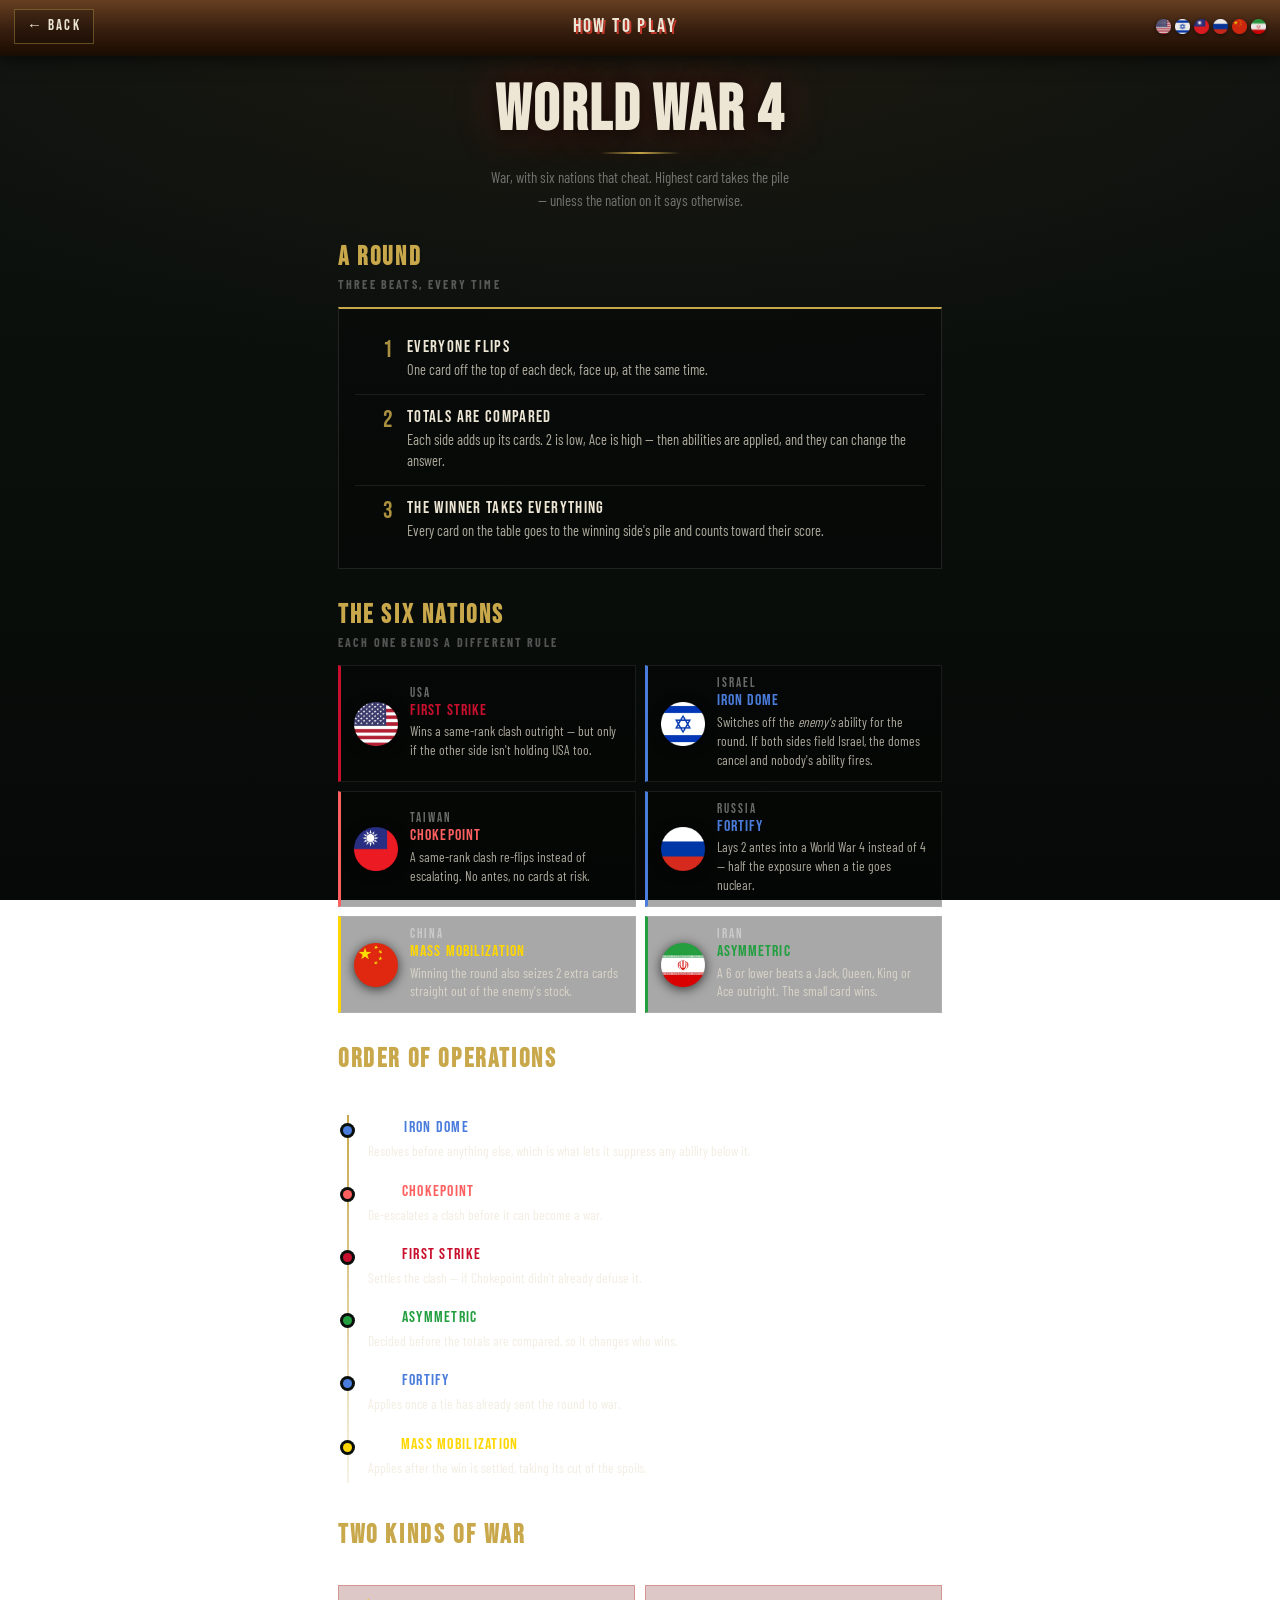
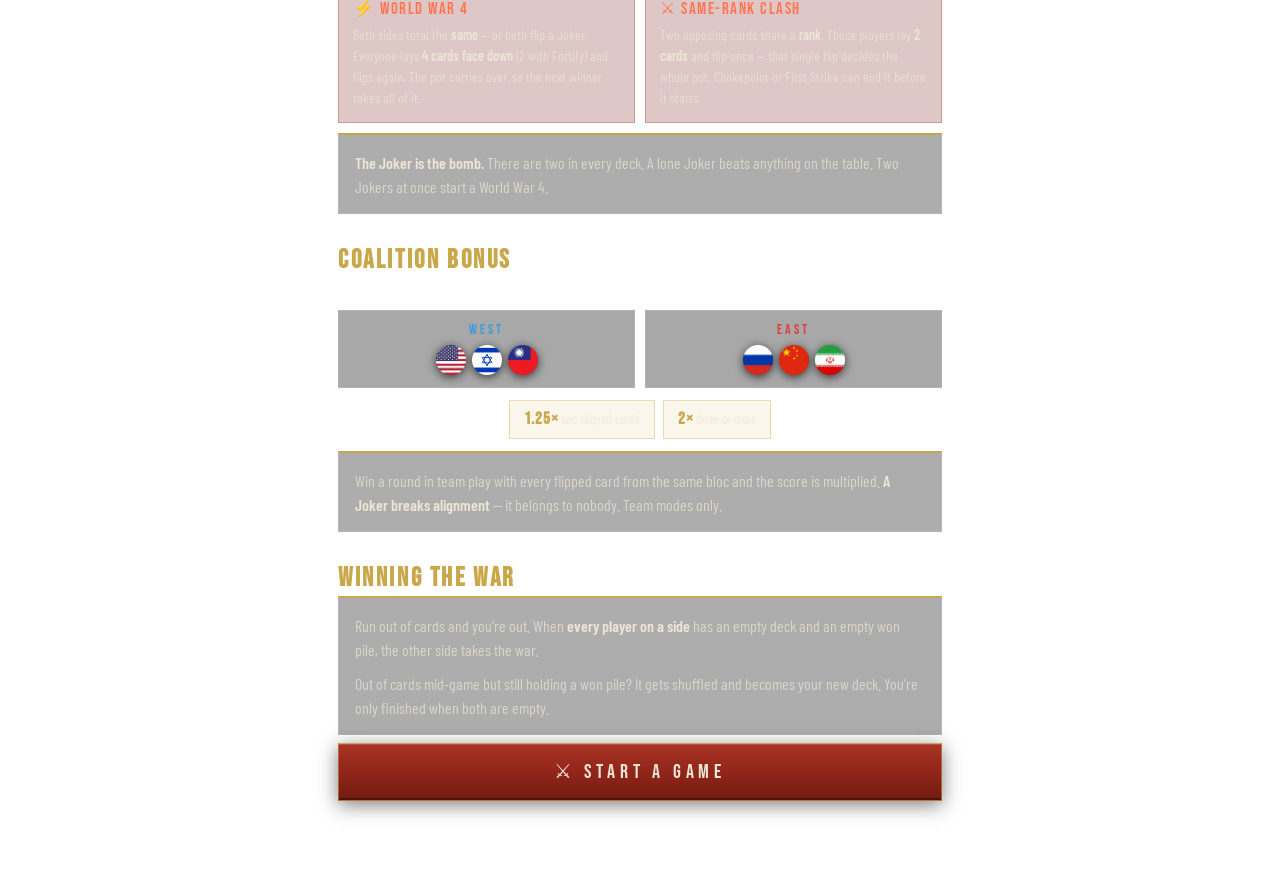
<file: how-to-play.html>
<!DOCTYPE html>
<html lang="en">
<head>
<meta charset="UTF-8">
<meta name="viewport" content="width=device-width, initial-scale=1.0, viewport-fit=cover">
<meta name="mobile-web-app-capable" content="yes">
<meta name="apple-mobile-web-app-capable" content="yes">
<meta name="apple-mobile-web-app-status-bar-style" content="black-translucent">
<meta name="apple-mobile-web-app-title" content="WW4">
<meta name="theme-color" content="#c0392b">
<link rel="manifest" href="manifest.json">
<link rel="apple-touch-icon" href="icon-180.png">
<link rel="icon" type="image/png" sizes="192x192" href="icon-192.png">
<title>WW4 — How to Play</title>
<link href="fonts.css" rel="stylesheet">
<style>
*{margin:0;padding:0;box-sizing:border-box;-webkit-tap-highlight-color:transparent;}
:root{
  --usa-acc:#c8102e; --cn-acc:#de2910; --ru-acc:#4a7cdc; --ir-acc:#239f40;
  --il-acc:#4a7cdc;  --tw-acc:#fe6060;
  --cn-txt:#ffd700;
  --wood:#321808; --wood2:#5a3010; --wood3:#1e0e02;
  --gold:#c8a84b; --gdim:#7a5820;
  --red:#c0392b; --cream:#ede6d5;
  --alpha:#3d9be0; --bravo:#e03d3d;
  --ink:rgba(237,230,213,.72);
  --faint:rgba(255,255,255,.4);
}
body{font-family:'Barlow Condensed',sans-serif;color:var(--ink);
  background:
    radial-gradient(ellipse 120% 70% at 50% 0%, rgba(46,32,18,.5) 0%, transparent 60%),
    linear-gradient(180deg,#0d1310 0%,#0a0f0c 45%,#060907 100%);
  background-attachment:fixed;
  min-height:100vh;min-height:100dvh;line-height:1.5;
  -webkit-font-smoothing:antialiased;}

/* ── top rail: same lockup as the game board ── */
.rail{background:linear-gradient(180deg,var(--wood2) 0%,var(--wood) 55%,var(--wood3) 100%);
  border-bottom:3px solid rgba(0,0,0,.7);box-shadow:0 3px 16px rgba(0,0,0,.6);
  padding:9px 14px;padding-top:calc(9px + env(safe-area-inset-top));
  display:flex;align-items:center;justify-content:space-between;gap:12px;
  position:sticky;top:0;z-index:10;}
.rail::before{content:'';position:absolute;inset:0 0 3px 0;
  background:linear-gradient(180deg,rgba(255,255,255,.07) 0%,transparent 100%);pointer-events:none;}
.back{font-family:'Bebas Neue',sans-serif;font-size:15px;letter-spacing:.14em;
  color:var(--cream);text-decoration:none;position:relative;z-index:1;
  border:1px solid rgba(200,168,75,.4);padding:5px 12px;background:rgba(0,0,0,.25);
  transition:background .15s,border-color .15s;white-space:nowrap;}
.back:hover{background:rgba(200,168,75,.12);border-color:rgba(200,168,75,.75);}
.rail-title{font-family:'Bebas Neue',sans-serif;font-size:clamp(15px,4.6vw,20px);
  letter-spacing:.12em;color:var(--cream);text-shadow:2px 2px 0 var(--red);
  position:relative;z-index:1;line-height:1;}
.rail-flags{display:flex;gap:4px;position:relative;z-index:1;}
.rail-flags img{width:15px;height:auto;display:block;opacity:.9;
  filter:drop-shadow(0 1px 2px rgba(0,0,0,.6));}
@media(max-width:520px){.rail-flags{display:none;}}

.wrap{max-width:640px;margin:0 auto;
  padding:26px 18px calc(56px + env(safe-area-inset-bottom));}

/* ── hero ── */
.hero{text-align:center;margin-bottom:34px;}
.hero h1{font-family:'Bebas Neue',sans-serif;font-size:clamp(38px,12vw,64px);
  letter-spacing:.03em;line-height:.92;color:var(--cream);
  text-shadow:0 2px 18px rgba(0,0,0,.9),0 0 42px rgba(192,57,43,.4);}
.hero .rule{height:2px;width:80px;margin:12px auto 12px;
  background:linear-gradient(90deg,transparent,var(--gold),transparent);}
.hero p{font-size:15px;color:var(--faint);max-width:44ch;margin:0 auto;}

section{margin-bottom:34px;}
h2{font-family:'Bebas Neue',sans-serif;font-size:clamp(20px,5.6vw,26px);
  letter-spacing:.1em;color:var(--gold);line-height:1;margin-bottom:4px;}
.sub{font-size:12px;letter-spacing:.18em;text-transform:uppercase;
  color:rgba(255,255,255,.3);font-weight:700;margin-bottom:14px;}

.panel{background:rgba(0,0,0,.32);border:1px solid rgba(255,255,255,.1);
  border-top:2px solid var(--gold);padding:16px 16px 14px;}
.panel p + p{margin-top:10px;}
.panel strong{color:var(--cream);font-weight:600;}

/* ── beats: a round, in order ── */
.beats{display:flex;flex-direction:column;gap:0;}
.beat{display:grid;grid-template-columns:38px 1fr;gap:14px;align-items:start;
  padding:13px 0;border-bottom:1px solid rgba(255,255,255,.08);}
.beat:last-child{border-bottom:0;}
.beat-n{font-family:'Bebas Neue',sans-serif;font-size:24px;line-height:1;
  color:var(--gold);opacity:.85;text-align:right;}
.beat-t{font-family:'Bebas Neue',sans-serif;font-size:17px;letter-spacing:.08em;
  color:var(--cream);line-height:1.1;margin-bottom:2px;}
.beat-d{font-size:14.5px;color:var(--ink);}

/* ── nations ── */
.nations{display:grid;grid-template-columns:1fr;gap:9px;}
@media(min-width:560px){.nations{grid-template-columns:1fr 1fr;}}
.nation{display:grid;grid-template-columns:44px 1fr;gap:12px;align-items:center;
  background:rgba(0,0,0,.34);border:1px solid rgba(255,255,255,.08);
  border-left:3px solid var(--c,var(--gold));padding:11px 13px;}
.nation img{width:44px;height:auto;display:block;
  filter:drop-shadow(0 2px 6px rgba(0,0,0,.7));}
.n-name{font-family:'Bebas Neue',sans-serif;font-size:13px;letter-spacing:.16em;
  color:var(--faint);line-height:1;}
.n-ability{font-family:'Bebas Neue',sans-serif;font-size:16px;letter-spacing:.07em;
  color:var(--c,var(--gold));line-height:1.1;margin:2px 0 3px;}
.n-effect{font-size:13.5px;line-height:1.4;color:var(--ink);}

/* ── the signature: resolution order as a cascade ──
   Order genuinely carries information here — Iron Dome resolving first is what
   lets it suppress everything below it — so the sequence is the content, not
   decoration. The connecting spine makes the precedence literal. */
.order{position:relative;padding-left:30px;}
.order::before{content:'';position:absolute;left:9px;top:6px;bottom:6px;width:2px;
  background:linear-gradient(180deg,var(--gold),rgba(200,168,75,.15));}
.step{position:relative;padding:11px 0;}
.step::before{content:'';position:absolute;left:-25px;top:17px;
  width:9px;height:9px;border-radius:50%;background:var(--c,var(--gold));
  box-shadow:0 0 0 3px #0a0f0c;}
.step-h{display:flex;align-items:baseline;gap:9px;flex-wrap:wrap;}
.step-n{font-family:'Bebas Neue',sans-serif;font-size:12px;letter-spacing:.14em;
  color:rgba(255,255,255,.28);}
.step-t{font-family:'Bebas Neue',sans-serif;font-size:16px;letter-spacing:.08em;
  color:var(--c,var(--gold));line-height:1;}
.step-d{font-size:13.5px;margin-top:3px;color:var(--ink);}

/* ── wars ── */
.wars{display:grid;grid-template-columns:1fr;gap:10px;}
@media(min-width:560px){.wars{grid-template-columns:1fr 1fr;}}
.war{background:rgba(100,0,0,.22);border:1px solid rgba(192,57,43,.34);padding:14px;}
.war-t{font-family:'Bebas Neue',sans-serif;font-size:17px;letter-spacing:.09em;
  color:#ff7755;line-height:1.1;margin-bottom:5px;}
.war-d{font-size:14px;color:var(--ink);}
.war-d b{color:var(--cream);font-weight:600;}

/* ── coalition ── */
.blocs{display:grid;grid-template-columns:1fr 1fr;gap:10px;margin-bottom:12px;}
.bloc{background:rgba(0,0,0,.34);border:1px solid rgba(255,255,255,.1);padding:12px;text-align:center;}
.bloc-t{font-family:'Bebas Neue',sans-serif;font-size:14px;letter-spacing:.2em;line-height:1;margin-bottom:8px;}
.bloc.west .bloc-t{color:var(--alpha);}
.bloc.east .bloc-t{color:var(--bravo);}
.bloc-f{display:flex;gap:6px;justify-content:center;}
.bloc-f img{width:30px;height:auto;display:block;filter:drop-shadow(0 2px 5px rgba(0,0,0,.7));}
.mult{display:flex;gap:8px;justify-content:center;flex-wrap:wrap;}
.mult div{background:rgba(200,168,75,.1);border:1px solid rgba(200,168,75,.35);
  padding:6px 14px;font-size:13px;}
.mult b{font-family:'Bebas Neue',sans-serif;font-size:17px;color:var(--gold);letter-spacing:.05em;}

.cta{display:block;text-align:center;margin-top:8px;
  font-family:'Bebas Neue',sans-serif;font-size:20px;letter-spacing:.24em;
  color:var(--cream);text-decoration:none;padding:13px 14px;
  background:linear-gradient(180deg,#a83224 0%,#8f2419 55%,#731a11 100%);
  border:1px solid rgba(200,168,75,.55);border-top-color:rgba(214,186,110,.85);
  box-shadow:inset 0 1px 0 rgba(255,255,255,.16),inset 0 -2px 0 rgba(0,0,0,.32),0 4px 18px rgba(0,0,0,.5);
  transition:filter .14s,transform .14s;}
.cta:hover{filter:brightness(1.1);}
.cta:active{filter:brightness(.92);transform:translateY(1px);}

:focus-visible{outline:2px solid var(--gold);outline-offset:2px;}
</style>
</head>
<body>

<div class="rail">
  <a class="back" href="index.html">← BACK</a>
  <div class="rail-title">HOW TO PLAY</div>
  <div class="rail-flags" aria-hidden="true">
    <img src="art/flag-usa.webp" alt=""><img src="art/flag-il.webp" alt=""><img src="art/flag-tw.webp" alt="">
    <img src="art/flag-ru.webp" alt=""><img src="art/flag-cn.webp" alt=""><img src="art/flag-ir.webp" alt="">
  </div>
</div>

<div class="wrap">

  <div class="hero">
    <h1>WORLD WAR 4</h1>
    <div class="rule" aria-hidden="true"></div>
    <p>War, with six nations that cheat. Highest card takes the pile — unless
       the nation on it says otherwise.</p>
  </div>

  <section>
    <h2>A round</h2>
    <div class="sub">Three beats, every time</div>
    <div class="panel beats">
      <div class="beat">
        <div class="beat-n">1</div>
        <div>
          <div class="beat-t">Everyone flips</div>
          <div class="beat-d">One card off the top of each deck, face up, at the same time.</div>
        </div>
      </div>
      <div class="beat">
        <div class="beat-n">2</div>
        <div>
          <div class="beat-t">Totals are compared</div>
          <div class="beat-d">Each side adds up its cards. 2 is low, Ace is high — then
            abilities are applied, and they can change the answer.</div>
        </div>
      </div>
      <div class="beat">
        <div class="beat-n">3</div>
        <div>
          <div class="beat-t">The winner takes everything</div>
          <div class="beat-d">Every card on the table goes to the winning side's pile
            and counts toward their score.</div>
        </div>
      </div>
    </div>
  </section>

  <section>
    <h2>The six nations</h2>
    <div class="sub">Each one bends a different rule</div>
    <div class="nations">

      <div class="nation" style="--c:var(--usa-acc)">
        <img src="art/flag-usa.webp" alt="United States">
        <div>
          <div class="n-name">USA</div>
          <div class="n-ability">First Strike</div>
          <div class="n-effect">Wins a same-rank clash outright — but only if the
            other side isn't holding USA too.</div>
        </div>
      </div>

      <div class="nation" style="--c:var(--il-acc)">
        <img src="art/flag-il.webp" alt="Israel">
        <div>
          <div class="n-name">ISRAEL</div>
          <div class="n-ability">Iron Dome</div>
          <div class="n-effect">Switches off the <em>enemy's</em> ability for the round.
            If both sides field Israel, the domes cancel and nobody's ability fires.</div>
        </div>
      </div>

      <div class="nation" style="--c:var(--tw-acc)">
        <img src="art/flag-tw.webp" alt="Taiwan">
        <div>
          <div class="n-name">TAIWAN</div>
          <div class="n-ability">Chokepoint</div>
          <div class="n-effect">A same-rank clash re-flips instead of escalating.
            No antes, no cards at risk.</div>
        </div>
      </div>

      <div class="nation" style="--c:var(--ru-acc)">
        <img src="art/flag-ru.webp" alt="Russia">
        <div>
          <div class="n-name">RUSSIA</div>
          <div class="n-ability">Fortify</div>
          <div class="n-effect">Lays 2 antes into a World War 4 instead of 4 —
            half the exposure when a tie goes nuclear.</div>
        </div>
      </div>

      <div class="nation" style="--c:var(--cn-txt)">
        <img src="art/flag-cn.webp" alt="China">
        <div>
          <div class="n-name">CHINA</div>
          <div class="n-ability">Mass Mobilization</div>
          <div class="n-effect">Winning the round also seizes 2 extra cards
            straight out of the enemy's stock.</div>
        </div>
      </div>

      <div class="nation" style="--c:var(--ir-acc)">
        <img src="art/flag-ir.webp" alt="Iran">
        <div>
          <div class="n-name">IRAN</div>
          <div class="n-ability">Asymmetric</div>
          <div class="n-effect">A 6 or lower beats a Jack, Queen, King or Ace
            outright. The small card wins.</div>
        </div>
      </div>

    </div>
  </section>

  <section>
    <h2>Order of operations</h2>
    <div class="sub">When abilities collide, this is the order</div>
    <div class="order">
      <div class="step" style="--c:var(--il-acc)">
        <div class="step-h"><span class="step-n">FIRST</span><span class="step-t">Iron Dome</span></div>
        <div class="step-d">Resolves before anything else, which is what lets it
          suppress any ability below it.</div>
      </div>
      <div class="step" style="--c:var(--tw-acc)">
        <div class="step-h"><span class="step-n">THEN</span><span class="step-t">Chokepoint</span></div>
        <div class="step-d">De-escalates a clash before it can become a war.</div>
      </div>
      <div class="step" style="--c:var(--usa-acc)">
        <div class="step-h"><span class="step-n">THEN</span><span class="step-t">First Strike</span></div>
        <div class="step-d">Settles the clash — if Chokepoint didn't already defuse it.</div>
      </div>
      <div class="step" style="--c:var(--ir-acc)">
        <div class="step-h"><span class="step-n">THEN</span><span class="step-t">Asymmetric</span></div>
        <div class="step-d">Decided before the totals are compared, so it changes who wins.</div>
      </div>
      <div class="step" style="--c:var(--ru-acc)">
        <div class="step-h"><span class="step-n">THEN</span><span class="step-t">Fortify</span></div>
        <div class="step-d">Applies once a tie has already sent the round to war.</div>
      </div>
      <div class="step" style="--c:var(--cn-txt)">
        <div class="step-h"><span class="step-n">LAST</span><span class="step-t">Mass Mobilization</span></div>
        <div class="step-d">Applies after the win is settled, taking its cut of the spoils.</div>
      </div>
    </div>
  </section>

  <section>
    <h2>Two kinds of war</h2>
    <div class="sub">What happens when nobody wins cleanly</div>
    <div class="wars">
      <div class="war">
        <div class="war-t">⚡ World War 4</div>
        <div class="war-d">Both sides total the <b>same</b> — or both flip a Joker.
          Everyone lays <b>4 cards face down</b> (2 with Fortify) and flips again.
          The pot carries over, so the next winner takes all of it.</div>
      </div>
      <div class="war">
        <div class="war-t">⚔ Same-rank clash</div>
        <div class="war-d">Two opposing cards share a <b>rank</b>. Those players lay
          <b>2 cards</b> and flip once — that single flip decides the whole pot.
          Chokepoint or First Strike can end it before it starts.</div>
      </div>
    </div>
    <div class="panel" style="margin-top:10px">
      <p><strong>The Joker is the bomb.</strong> There are two in every deck. A lone
        Joker beats anything on the table. Two Jokers at once start a World War 4.</p>
    </div>
  </section>

  <section>
    <h2>Coalition bonus</h2>
    <div class="sub">Win with an aligned team, score more</div>
    <div class="blocs">
      <div class="bloc west">
        <div class="bloc-t">WEST</div>
        <div class="bloc-f" aria-hidden="true">
          <img src="art/flag-usa.webp" alt=""><img src="art/flag-il.webp" alt=""><img src="art/flag-tw.webp" alt="">
        </div>
      </div>
      <div class="bloc east">
        <div class="bloc-t">EAST</div>
        <div class="bloc-f" aria-hidden="true">
          <img src="art/flag-ru.webp" alt=""><img src="art/flag-cn.webp" alt=""><img src="art/flag-ir.webp" alt="">
        </div>
      </div>
    </div>
    <div class="mult">
      <div><b>1.25×</b> two aligned cards</div>
      <div><b>2×</b> three or more</div>
    </div>
    <div class="panel" style="margin-top:12px">
      <p>Win a round in team play with every flipped card from the same bloc and the
        score is multiplied. <strong>A Joker breaks alignment</strong> — it belongs to
        nobody. Team modes only.</p>
    </div>
  </section>

  <section>
    <h2>Winning the war</h2>
    <div class="panel">
      <p>Run out of cards and you're out. When <strong>every player on a side</strong>
        has an empty deck and an empty won pile, the other side takes the war.</p>
      <p>Out of cards mid-game but still holding a won pile? It gets shuffled and
        becomes your new deck. You're only finished when both are empty.</p>
    </div>
    <a class="cta" href="index.html">⚔ START A GAME</a>
  </section>

</div>
</body>
</html>
</file>
<file: fonts.css>
/* Self-hosted WW4 fonts — generated from Google Fonts (latin/latin-ext).
   Replaces the render-blocking, offline-breaking CDN <link>. See fetch_fonts.py. */

/* Barlow Condensed 400 — latin-ext */
@font-face {
  font-family: 'Barlow Condensed';
  font-style: normal;
  font-weight: 400;
  font-display: swap;
  src: url(fonts/barlow-condensed-400-latin-ext.woff2) format('woff2');
  unicode-range: U+0100-02BA, U+02BD-02C5, U+02C7-02CC, U+02CE-02D7, U+02DD-02FF, U+0304, U+0308, U+0329, U+1D00-1DBF, U+1E00-1E9F, U+1EF2-1EFF, U+2020, U+20A0-20AB, U+20AD-20C0, U+2113, U+2C60-2C7F, U+A720-A7FF;
}

/* Barlow Condensed 400 — latin */
@font-face {
  font-family: 'Barlow Condensed';
  font-style: normal;
  font-weight: 400;
  font-display: swap;
  src: url(fonts/barlow-condensed-400-latin.woff2) format('woff2');
  unicode-range: U+0000-00FF, U+0131, U+0152-0153, U+02BB-02BC, U+02C6, U+02DA, U+02DC, U+0304, U+0308, U+0329, U+2000-206F, U+20AC, U+2122, U+2191, U+2193, U+2212, U+2215, U+FEFF, U+FFFD;
}

/* Barlow Condensed 600 — latin-ext */
@font-face {
  font-family: 'Barlow Condensed';
  font-style: normal;
  font-weight: 600;
  font-display: swap;
  src: url(fonts/barlow-condensed-600-latin-ext.woff2) format('woff2');
  unicode-range: U+0100-02BA, U+02BD-02C5, U+02C7-02CC, U+02CE-02D7, U+02DD-02FF, U+0304, U+0308, U+0329, U+1D00-1DBF, U+1E00-1E9F, U+1EF2-1EFF, U+2020, U+20A0-20AB, U+20AD-20C0, U+2113, U+2C60-2C7F, U+A720-A7FF;
}

/* Barlow Condensed 600 — latin */
@font-face {
  font-family: 'Barlow Condensed';
  font-style: normal;
  font-weight: 600;
  font-display: swap;
  src: url(fonts/barlow-condensed-600-latin.woff2) format('woff2');
  unicode-range: U+0000-00FF, U+0131, U+0152-0153, U+02BB-02BC, U+02C6, U+02DA, U+02DC, U+0304, U+0308, U+0329, U+2000-206F, U+20AC, U+2122, U+2191, U+2193, U+2212, U+2215, U+FEFF, U+FFFD;
}

/* Barlow Condensed 700 — latin-ext */
@font-face {
  font-family: 'Barlow Condensed';
  font-style: normal;
  font-weight: 700;
  font-display: swap;
  src: url(fonts/barlow-condensed-700-latin-ext.woff2) format('woff2');
  unicode-range: U+0100-02BA, U+02BD-02C5, U+02C7-02CC, U+02CE-02D7, U+02DD-02FF, U+0304, U+0308, U+0329, U+1D00-1DBF, U+1E00-1E9F, U+1EF2-1EFF, U+2020, U+20A0-20AB, U+20AD-20C0, U+2113, U+2C60-2C7F, U+A720-A7FF;
}

/* Barlow Condensed 700 — latin */
@font-face {
  font-family: 'Barlow Condensed';
  font-style: normal;
  font-weight: 700;
  font-display: swap;
  src: url(fonts/barlow-condensed-700-latin.woff2) format('woff2');
  unicode-range: U+0000-00FF, U+0131, U+0152-0153, U+02BB-02BC, U+02C6, U+02DA, U+02DC, U+0304, U+0308, U+0329, U+2000-206F, U+20AC, U+2122, U+2191, U+2193, U+2212, U+2215, U+FEFF, U+FFFD;
}

/* Barlow Condensed 900 — latin-ext */
@font-face {
  font-family: 'Barlow Condensed';
  font-style: normal;
  font-weight: 900;
  font-display: swap;
  src: url(fonts/barlow-condensed-900-latin-ext.woff2) format('woff2');
  unicode-range: U+0100-02BA, U+02BD-02C5, U+02C7-02CC, U+02CE-02D7, U+02DD-02FF, U+0304, U+0308, U+0329, U+1D00-1DBF, U+1E00-1E9F, U+1EF2-1EFF, U+2020, U+20A0-20AB, U+20AD-20C0, U+2113, U+2C60-2C7F, U+A720-A7FF;
}

/* Barlow Condensed 900 — latin */
@font-face {
  font-family: 'Barlow Condensed';
  font-style: normal;
  font-weight: 900;
  font-display: swap;
  src: url(fonts/barlow-condensed-900-latin.woff2) format('woff2');
  unicode-range: U+0000-00FF, U+0131, U+0152-0153, U+02BB-02BC, U+02C6, U+02DA, U+02DC, U+0304, U+0308, U+0329, U+2000-206F, U+20AC, U+2122, U+2191, U+2193, U+2212, U+2215, U+FEFF, U+FFFD;
}

/* Bebas Neue 400 — latin-ext */
@font-face {
  font-family: 'Bebas Neue';
  font-style: normal;
  font-weight: 400;
  font-display: swap;
  src: url(fonts/bebas-neue-400-latin-ext.woff2) format('woff2');
  unicode-range: U+0100-02BA, U+02BD-02C5, U+02C7-02CC, U+02CE-02D7, U+02DD-02FF, U+0304, U+0308, U+0329, U+1D00-1DBF, U+1E00-1E9F, U+1EF2-1EFF, U+2020, U+20A0-20AB, U+20AD-20C0, U+2113, U+2C60-2C7F, U+A720-A7FF;
}

/* Bebas Neue 400 — latin */
@font-face {
  font-family: 'Bebas Neue';
  font-style: normal;
  font-weight: 400;
  font-display: swap;
  src: url(fonts/bebas-neue-400-latin.woff2) format('woff2');
  unicode-range: U+0000-00FF, U+0131, U+0152-0153, U+02BB-02BC, U+02C6, U+02DA, U+02DC, U+0304, U+0308, U+0329, U+2000-206F, U+20AC, U+2122, U+2191, U+2193, U+2212, U+2215, U+FEFF, U+FFFD;
}
</file>
